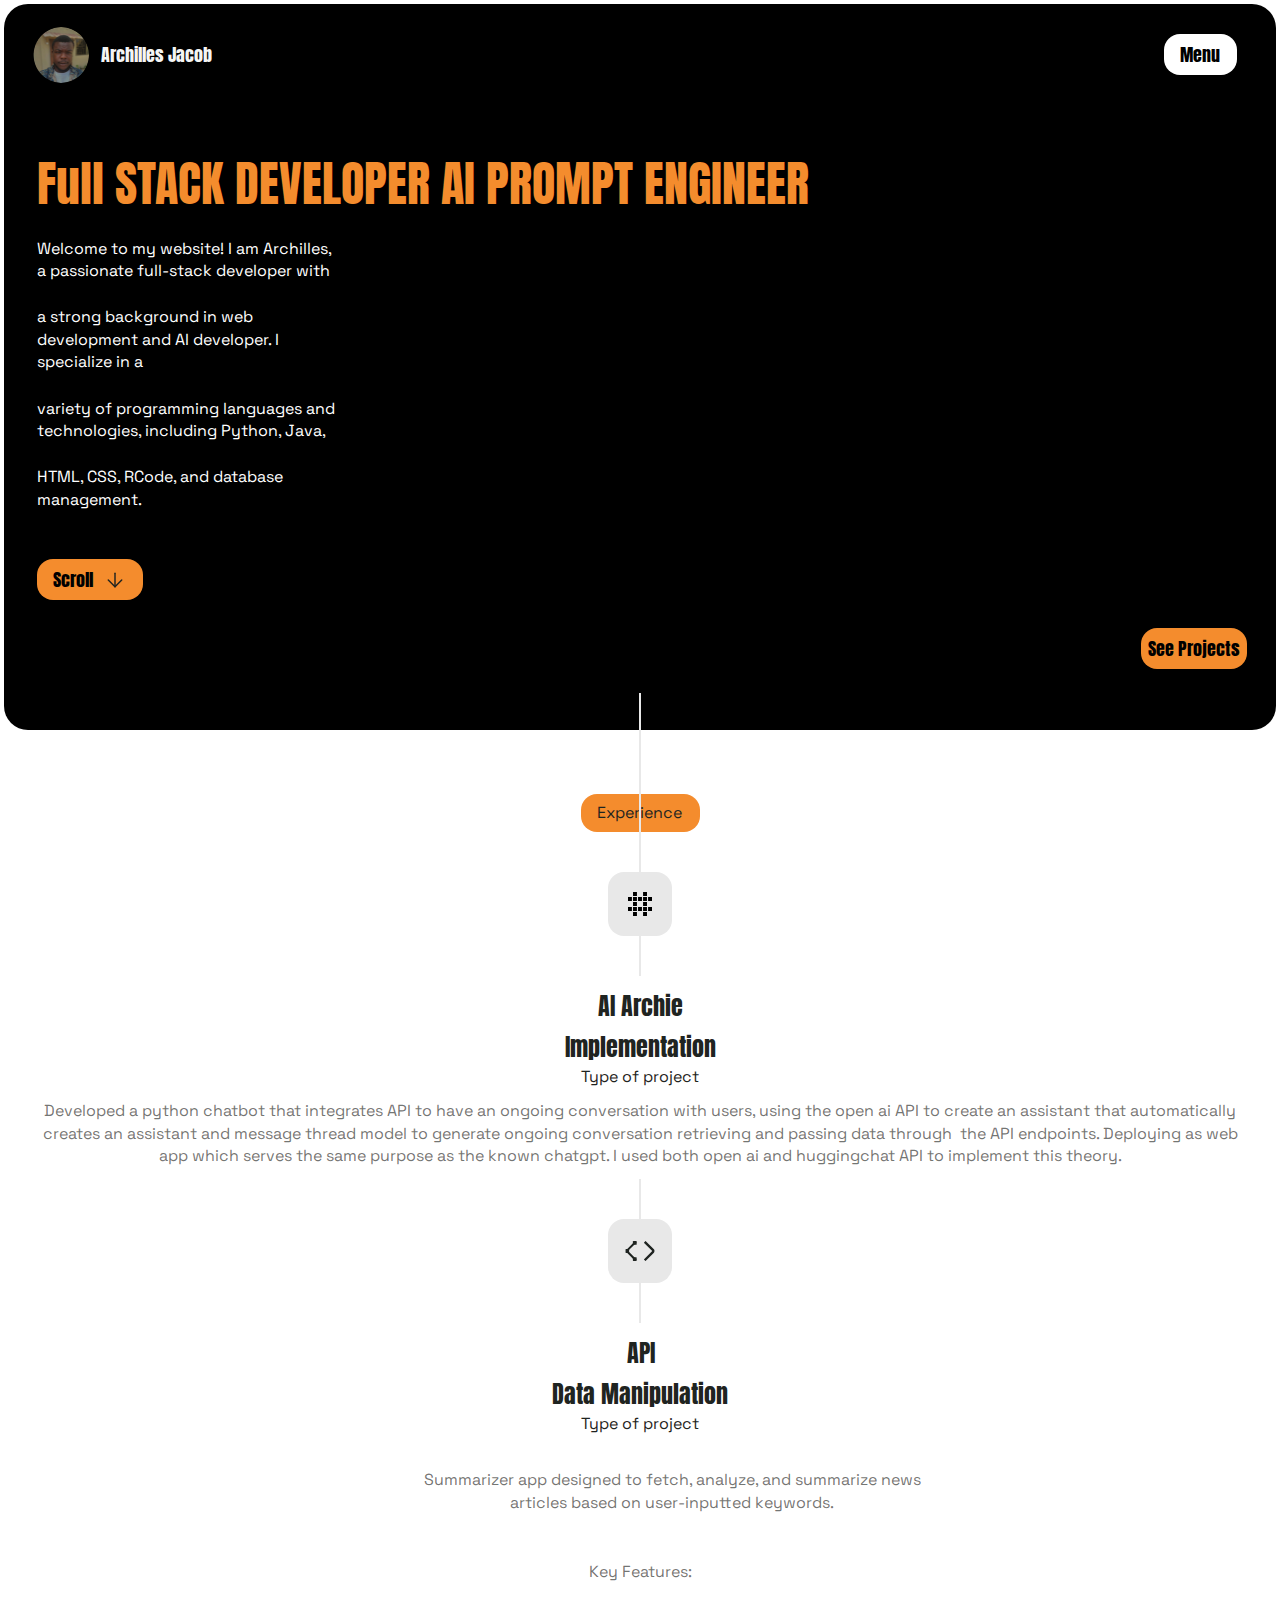
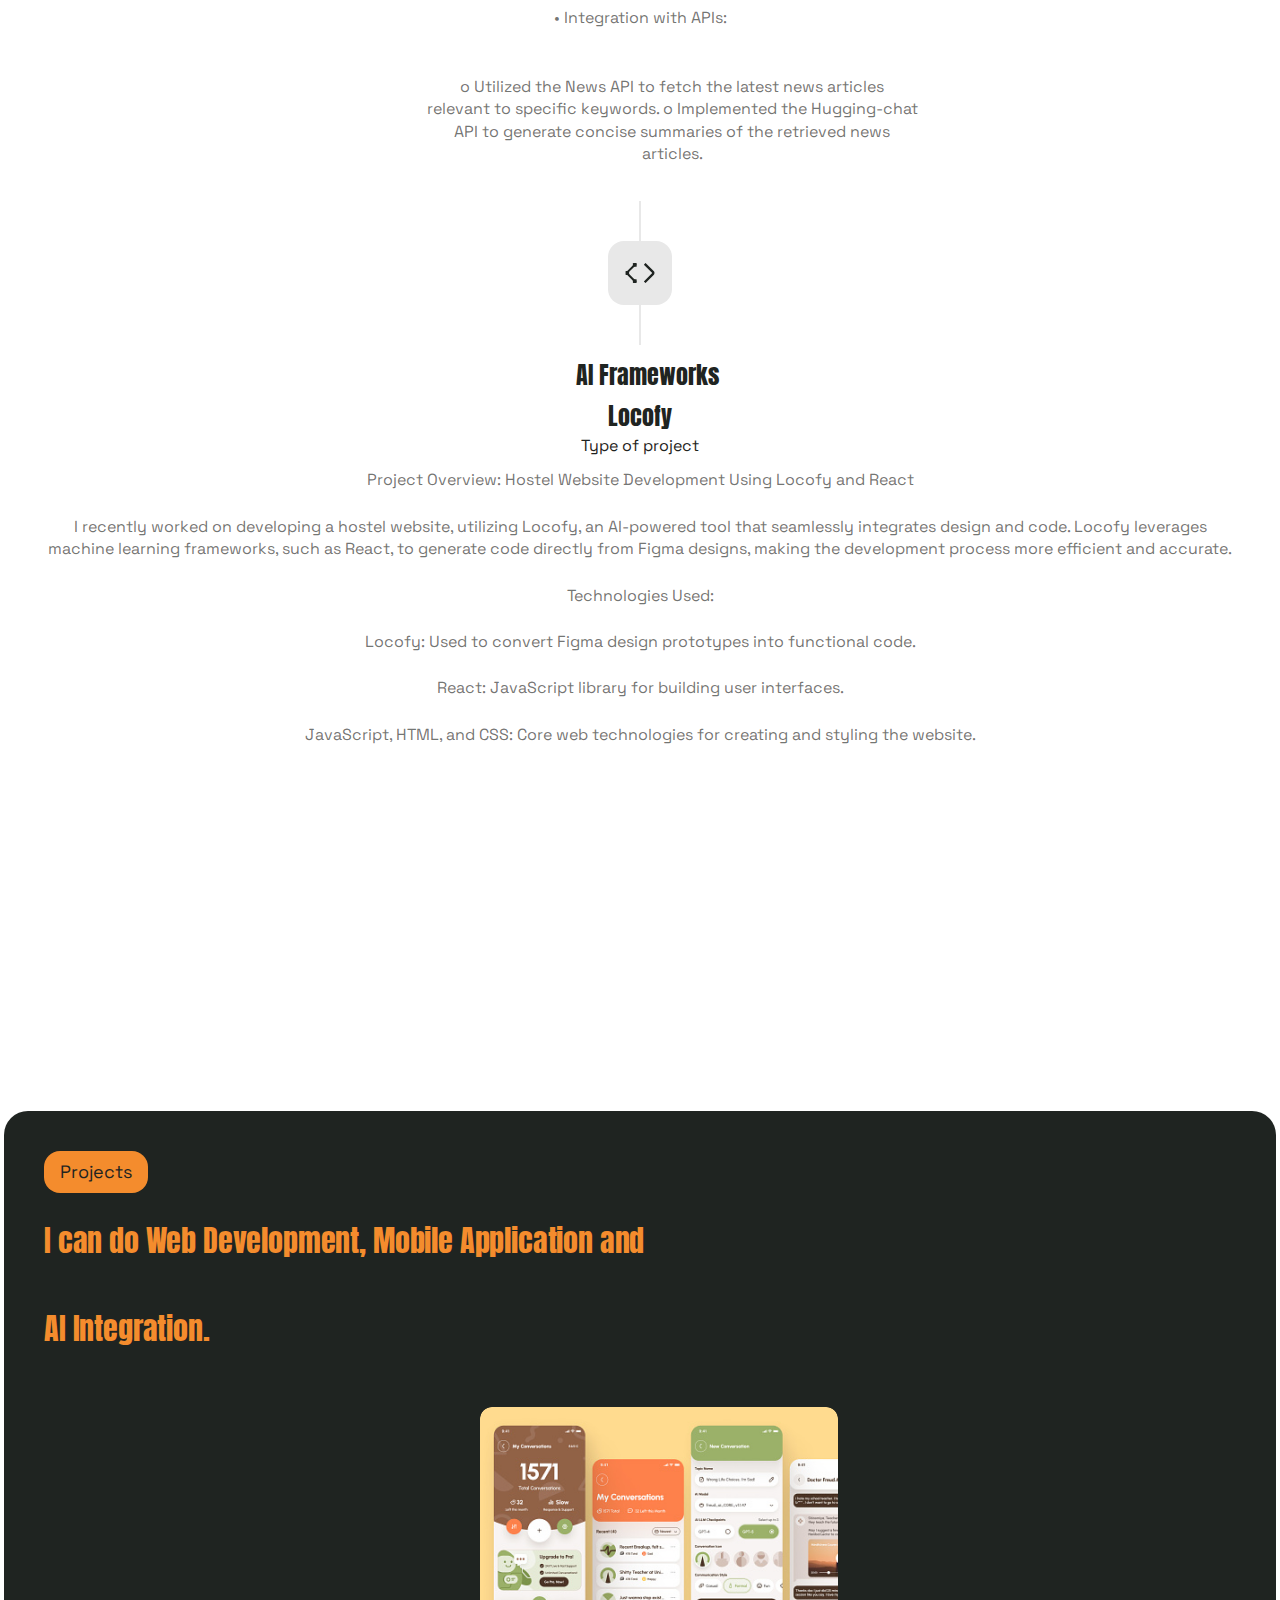
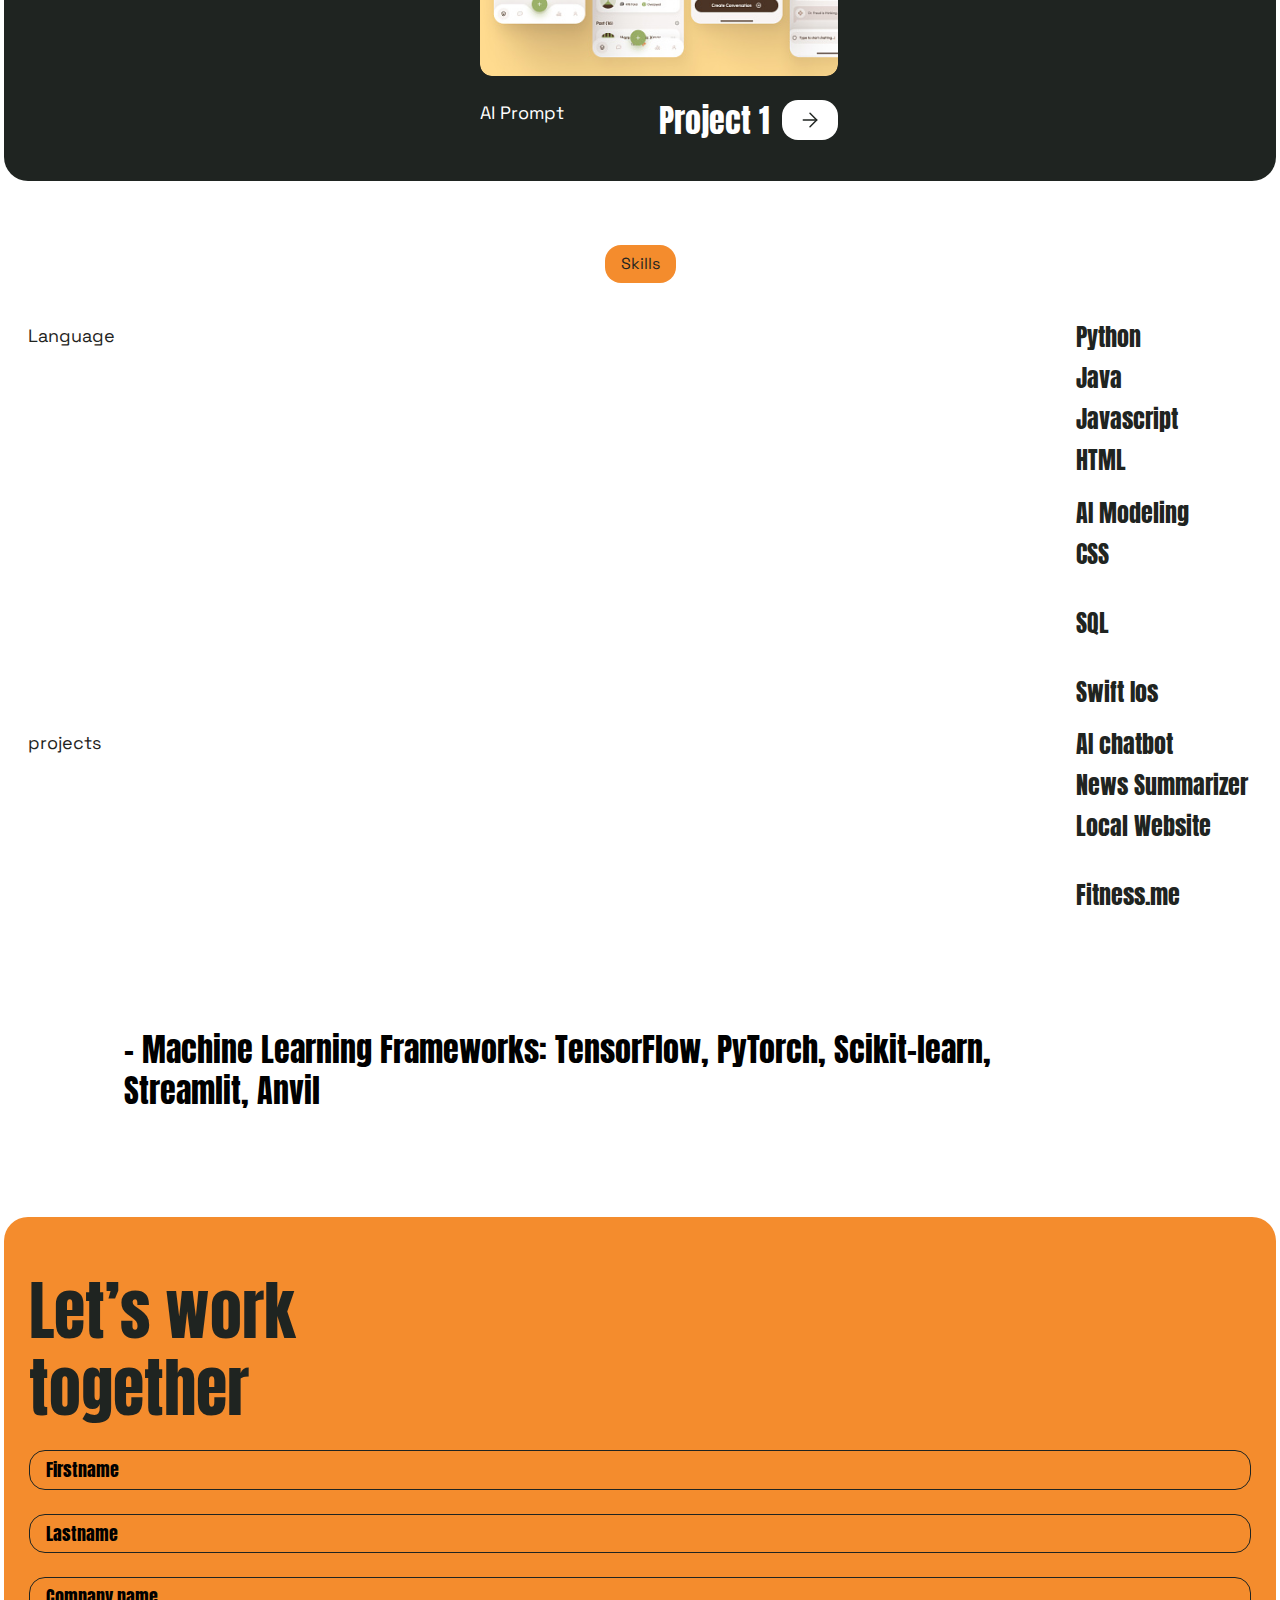
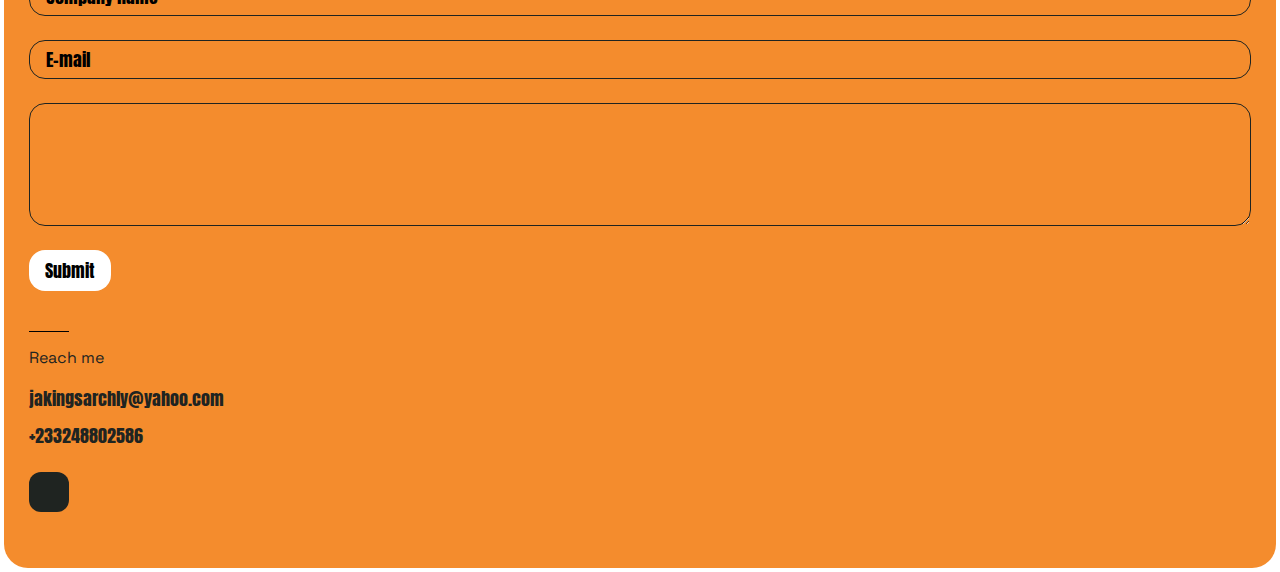
<file: index.html>
<!DOCTYPE html>
<html>
  <head>
    <meta charset="utf-8" />
    <meta name="viewport" content="initial-scale=1, width=device-width" />

    <link rel="stylesheet" href="./global.css" />
    <link rel="stylesheet" href="./index.css" />
    <link
      rel="stylesheet"
      href="https://fonts.googleapis.com/css2?family=Anton:wght@400&display=swap"
    />
    <link
      rel="stylesheet"
      href="https://fonts.googleapis.com/css2?family=Space Grotesk:wght@400&display=swap"
    />
  </head>
  <body>
    <div class="mobile">
      <section class="hero-wrapper">
        <div class="hero">
          <div class="background"></div>
          <div class="header2">
            <header class="logo-parent">
              <div class="logo5">
                <img
                  class="logo-item"
                  loading="lazy"
                  alt=""
                  src="./public/rectangle-2@2x.png"
                />

                <div class="archilles-jacob1">Archilles Jacob</div>
              </div>
              <div class="menu">
                <button class="ctadefault">
                  <div class="menu1">Menu</div>
                </button>
              </div>
            </header>
            <button class="cta6" id="cTA">
              <div class="see-projects">See Projects</div>
            </button>
          </div>
          <div class="title-container">
            <div class="title6">
              <h1 class="full-stack-developer1">
                Full STACK DEVELOPER AI PROMPT ENGINEER
              </h1>
              <div class="welcome-to-my-website-i-am-ar-parent">
                <div class="welcome-to-my-container1">
                  <p class="welcome-to-my1">
                    Welcome to my website! I am Archilles, a passionate
                    full-stack developer with
                  </p>
                  <p class="a-strong-background1">
                    a strong background in web development and AI developer. I
                    specialize in a
                  </p>
                  <p class="variety-of-programming1">
                    variety of programming languages and technologies, including
                    Python, Java,
                  </p>
                  <p class="html-css-rcode1">
                    HTML, CSS, RCode, and database management.
                  </p>
                </div>
                <div class="cta7" id="cTAContainer">
                  <div class="scroll1">Scroll</div>
                  <img
                    class="component-1-icon5"
                    alt=""
                    src="./public/component-11.svg"
                  />
                </div>
              </div>
            </div>
          </div>
        </div>
      </section>
      <section class="frame-group">
        <div class="title-frame">
          <button class="title7" data-scroll-to="title">
            <div class="experience7">Experience</div>
          </button>
        </div>
        <div class="experience8">
          <button class="logo6">
            <img class="icon1" alt="" src="./public/icon.svg" />
          </button>
          <div class="experience9">
            <div class="date2">
              <div class="ai-archie5">AI Archie</div>
            </div>
            <div class="title8">
              <div class="implementation1">Implementation</div>
              <div class="type-of-project2">Type of project</div>
            </div>
            <div class="developed-a-python2" id="developedAPython">
              Developed a python chatbot that integrates API to have an ongoing
              conversation with users, using the open ai API to create an
              assistant that automatically creates an assistant and message
              thread model to generate ongoing conversation retrieving and
              passing data through  the API endpoints. Deploying as web app
              which serves the same purpose as the known chatgpt. I used both
              open ai and huggingchat API to implement this theory.
            </div>
          </div>
        </div>
      </section>
      <section class="line-group">
        <div class="line1"></div>
        <div class="experience10">
          <button class="logo7">
            <img class="icone-12" alt="" src="./public/icone-1.svg" />
          </button>
          <div class="experience11">
            <div class="date3">
              <div class="api1">API</div>
            </div>
            <div class="title9">
              <div class="data-manipulation1">Data Manipulation</div>
              <div class="type-of-project3">Type of project</div>
            </div>
            <div
              class="summarizer-app-designed-container1"
              id="summarizerAppDesigned"
            >
              <p class="summarizer-app-designed1">
                Summarizer app designed to fetch, analyze, and summarize news
                articles based on user-inputted keywords.
              </p>
              <p class="key-features1">Key Features:</p>
              <p class="integration-with-apis1">• Integration with APIs:</p>
              <p class="o-utilized-the-news1">
                o Utilized the News API to fetch the latest news articles
                relevant to specific keywords. o Implemented the Hugging-chat
                API to generate concise summaries of the retrieved news
                articles.
              </p>
            </div>
          </div>
        </div>
      </section>
      <section class="experience-container">
        <div class="experience12">
          <button class="logo8">
            <img class="icone-13" alt="" src="./public/icone-1.svg" />
          </button>
          <div class="experience13">
            <div class="date4">
              <div class="ai-frameworks1">AI Frameworks</div>
            </div>
            <div class="title10">
              <div class="locofy1">Locofy</div>
              <div class="type-of-project4">Type of project</div>
            </div>
            <div class="project-overview-hostel-container1">
              <p class="project-overview-hostel1">
                Project Overview: Hostel Website Development Using Locofy and
                React
              </p>
              <p class="i-recently-worked1">
                I recently worked on developing a hostel website, utilizing
                Locofy, an AI-powered tool that seamlessly integrates design and
                code. Locofy leverages machine learning frameworks, such as
                React, to generate code directly from Figma designs, making the
                development process more efficient and accurate.
              </p>
              <p class="technologies-used1">Technologies Used:</p>
              <p class="locofy-used-to1">
                Locofy: Used to convert Figma design prototypes into functional
                code.
              </p>
              <p class="react-javascript-library1">
                React: JavaScript library for building user interfaces.
              </p>
              <p class="javascript-html-and1">
                JavaScript, HTML, and CSS: Core web technologies for creating
                and styling the website.
              </p>
            </div>
          </div>
        </div>
      </section>
      <section class="component-2-container">
        <div class="component-21">
          <div class="padding1">
            <div class="header3">
              <button class="projects-container">
                <div class="projects5">Projects</div>
              </button>
              <div class="title11">
                <h2 class="i-can-do-container1">
                  <p class="i-can-do1">
                    I can do Web Development, Mobile Application and
                  </p>
                  <p class="ai-integration1">AI Integration.</p>
                </h2>
              </div>
            </div>
          </div>
          <div class="col-project1">
            <div class="project4">
              <img
                class="insert-image-icon4"
                loading="lazy"
                alt=""
                src="./public/insert-image1@2x.png"
              />

              <div class="infos8">
                <div class="infos9">
                  <div class="branding5">AI Prompt</div>
                  <h2 class="project-14">Project 1</h2>
                </div>
                <button class="cta8">
                  <img
                    class="component-1-icon6"
                    alt=""
                    src="./public/component-1-1.svg"
                  />
                </button>
              </div>
            </div>
            <div class="project5">
              <img
                class="insert-image-icon5"
                alt=""
                src="./public/insert-image-11@2x.png"
              />

              <div class="infos10">
                <div class="infos11">
                  <div class="branding6">Branding</div>
                  <h2 class="project-15">Project 2</h2>
                </div>
                <button class="cta9">
                  <img
                    class="component-1-icon7"
                    alt=""
                    src="./public/component-1-1.svg"
                  />
                </button>
              </div>
            </div>
            <div class="project6">
              <img
                class="insert-image-icon6"
                alt=""
                src="./public/insert-image-21@2x.png"
              />

              <div class="infos12">
                <div class="infos13">
                  <div class="branding7">Branding</div>
                  <h2 class="project-16">Project 3</h2>
                </div>
                <button class="cta10">
                  <img
                    class="component-1-icon8"
                    alt=""
                    src="./public/component-1-1.svg"
                  />
                </button>
              </div>
            </div>
            <div class="project7">
              <img
                class="insert-image-icon7"
                alt=""
                src="./public/insert-image-31@2x.png"
              />

              <div class="infos14">
                <div class="infos15">
                  <div class="branding8">Branding</div>
                  <h2 class="project-17">Project 4</h2>
                </div>
                <button class="cta11">
                  <img
                    class="component-1-icon9"
                    alt=""
                    src="./public/component-1-1.svg"
                  />
                </button>
              </div>
            </div>
          </div>
        </div>
      </section>
      <section class="skills-section-idskills-container">
        <div class="skills-section-idskills1">
          <button class="skills-wrapper">
            <div class="skills3">Skills</div>
          </button>
          <div class="list1">
            <div class="text-bloc3">
              <div class="projects6">Language</div>
              <div class="skills-list4">
                <div class="ai-archie6">Python</div>
                <div class="news-summarizer3">Java</div>
                <div class="local-website3">Javascript</div>
                <div class="fitnessme3">HTML</div>
              </div>
            </div>
            <div class="text-bloc4">
              <div class="projects7"></div>
              <div class="skills-list5">
                <div class="ai-archie7">AI Modeling</div>
                <div class="news-summarizer4">
                  <p class="css">CSS</p>
                  <p class="sql">SQL</p>
                  <p class="swift-ios">Swift Ios</p>
                </div>
                <div class="local-website4"></div>
                <div class="fitnessme4">Fitness.me</div>
              </div>
            </div>
            <div class="text-bloc5">
              <div class="projects8">projects</div>
              <div class="skills-list6">
                <div class="ai-archie8">AI chatbot</div>
                <div class="news-summarizer5">News Summarizer</div>
                <div class="local-website5">
                  <p class="local-website6">Local Website</p>
                  <p class="fitnessme5">Fitness.me</p>
                </div>
                <div class="fitnessme6">Fitness.me</div>
              </div>
            </div>
          </div>
        </div>
      </section>
      <section class="frame-container">
        <div class="machine-learning-frameworks-t-container">
          <h2 class="machine-learning-frameworks1">
            - Machine Learning Frameworks: TensorFlow, PyTorch, Scikit-learn,
            Streamlit, Anvil
          </h2>
        </div>
        <div class="footer-idcontact1">
          <div class="cta12">
            <h1 class="h2-lets-work1">Let’s work together</h1>
            <div class="form1">
              <div class="input4">
                <div class="firstname1">Firstname</div>
              </div>
              <div class="input5">
                <div class="lastname1">Lastname</div>
              </div>
              <div class="input6">
                <div class="company-name1">Company name</div>
              </div>
              <div class="input7">
                <div class="e-mail1">E-mail</div>
              </div>
              <textarea
                class="input8"
                placeholder="Message"
                rows="{6}"
                cols="{18}"
              >
              </textarea>
              <button class="button1">
                <div class="submit1">Submit</div>
              </button>
            </div>
          </div>
          <div class="contact4">
            <div class="contact-item"></div>
            <div class="reach1">
              <div class="contact5">
                <div class="reach-me1">Reach me</div>
                <div class="skills-list7">
                  <div
                    class="jakingsarchlyyahoocom1"
                    id="jakingsarchlyyahoocomText"
                  >
                    jakingsarchly@yahoo.com
                  </div>
                  <div class="div5">+233248802586</div>
                </div>
              </div>
              <div class="social1">
                <div class="linkedin1" id="linkedInContainer">
                  <img
                    class="linkedin-icon1"
                    loading="lazy"
                    alt=""
                    src="./public/linkedin.svg"
                  />
                </div>
              </div>
            </div>
          </div>
        </div>
      </section>
    </div>

    <script>
      var cTA = document.getElementById("cTA");
      if (cTA) {
        cTA.addEventListener("click", function () {
          window.open("https://github.com/Archly2022?tab=repositories");
        });
      }
      
      var cTAContainer = document.getElementById("cTAContainer");
      if (cTAContainer) {
        cTAContainer.addEventListener("click", function () {
          var anchor = document.querySelector("[data-scroll-to='title']");
          if (anchor) {
            anchor.scrollIntoView({ block: "start", behavior: "smooth" });
          }
        });
      }
      
      var developedAPython = document.getElementById("developedAPython");
      if (developedAPython) {
        developedAPython.addEventListener("click", function () {
          window.open("https://github.com/Archly2022/AI-Archie");
        });
      }
      
      var summarizerAppDesigned = document.getElementById("summarizerAppDesigned");
      if (summarizerAppDesigned) {
        summarizerAppDesigned.addEventListener("click", function () {
          window.open("https://github.com/Archly2022/News-Summarizer");
        });
      }
      
      const jakingsarchlyyahoocomText = document.getElementById(
        "jakingsarchlyyahoocomText"
      );
      if (jakingsarchlyyahoocomText) {
        jakingsarchlyyahoocomText.addEventListener("click", function () {
          window.location.href = "mailto:jane@doe.fr";
        });
      }
      
      var linkedInContainer = document.getElementById("linkedInContainer");
      if (linkedInContainer) {
        linkedInContainer.addEventListener("click", function () {
          window.open("https://linkedin.com/in/archilles-macedonia-705695169");
        });
      }
      </script>
  </body>
</html>
</file>
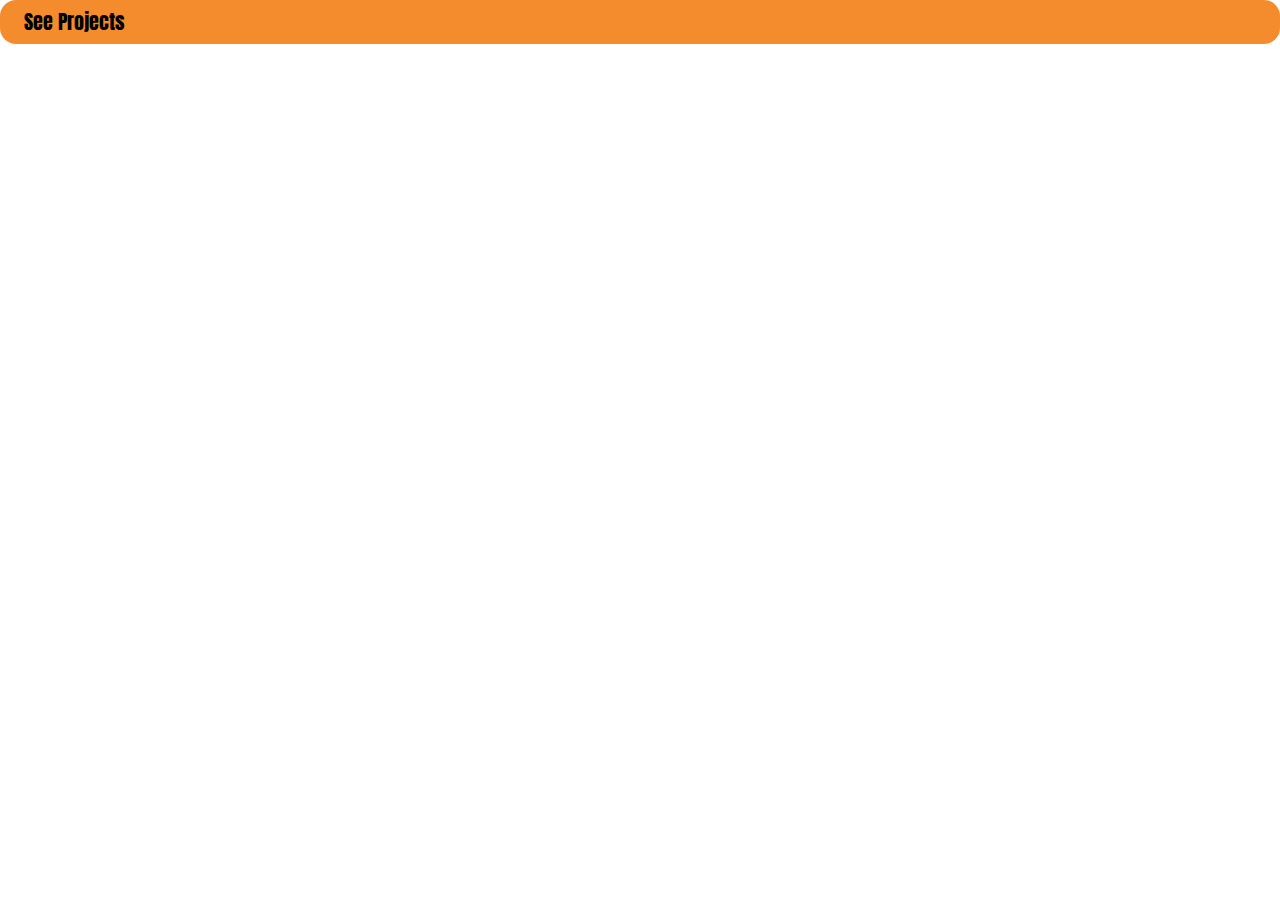
<file: c-t-a.html>
<!DOCTYPE html>
<html>
  <head>
    <meta charset="utf-8" />
    <meta name="viewport" content="initial-scale=1, width=device-width" />

    <link rel="stylesheet" href="./global.css" />
    <link rel="stylesheet" href="./c-t-a.css" />
    <link
      rel="stylesheet"
      href="https://fonts.googleapis.com/css2?family=Anton:wght@400&display=swap"
    />
    <link
      rel="stylesheet"
      href="https://fonts.googleapis.com/css2?family=Space Grotesk:wght@400&display=swap"
    />
  </head>
  <body>
    <div class="cta13" id="cTAContainer">
      <div class="see-projects1">See Projects</div>
    </div>

    <script>
      var cTAContainer = document.getElementById("cTAContainer");
      if (cTAContainer) {
        cTAContainer.addEventListener("click", function () {
          window.open("https://github.com/Archly2022?tab=repositories");
        });
      }
      </script>
  </body>
</html>
</file>
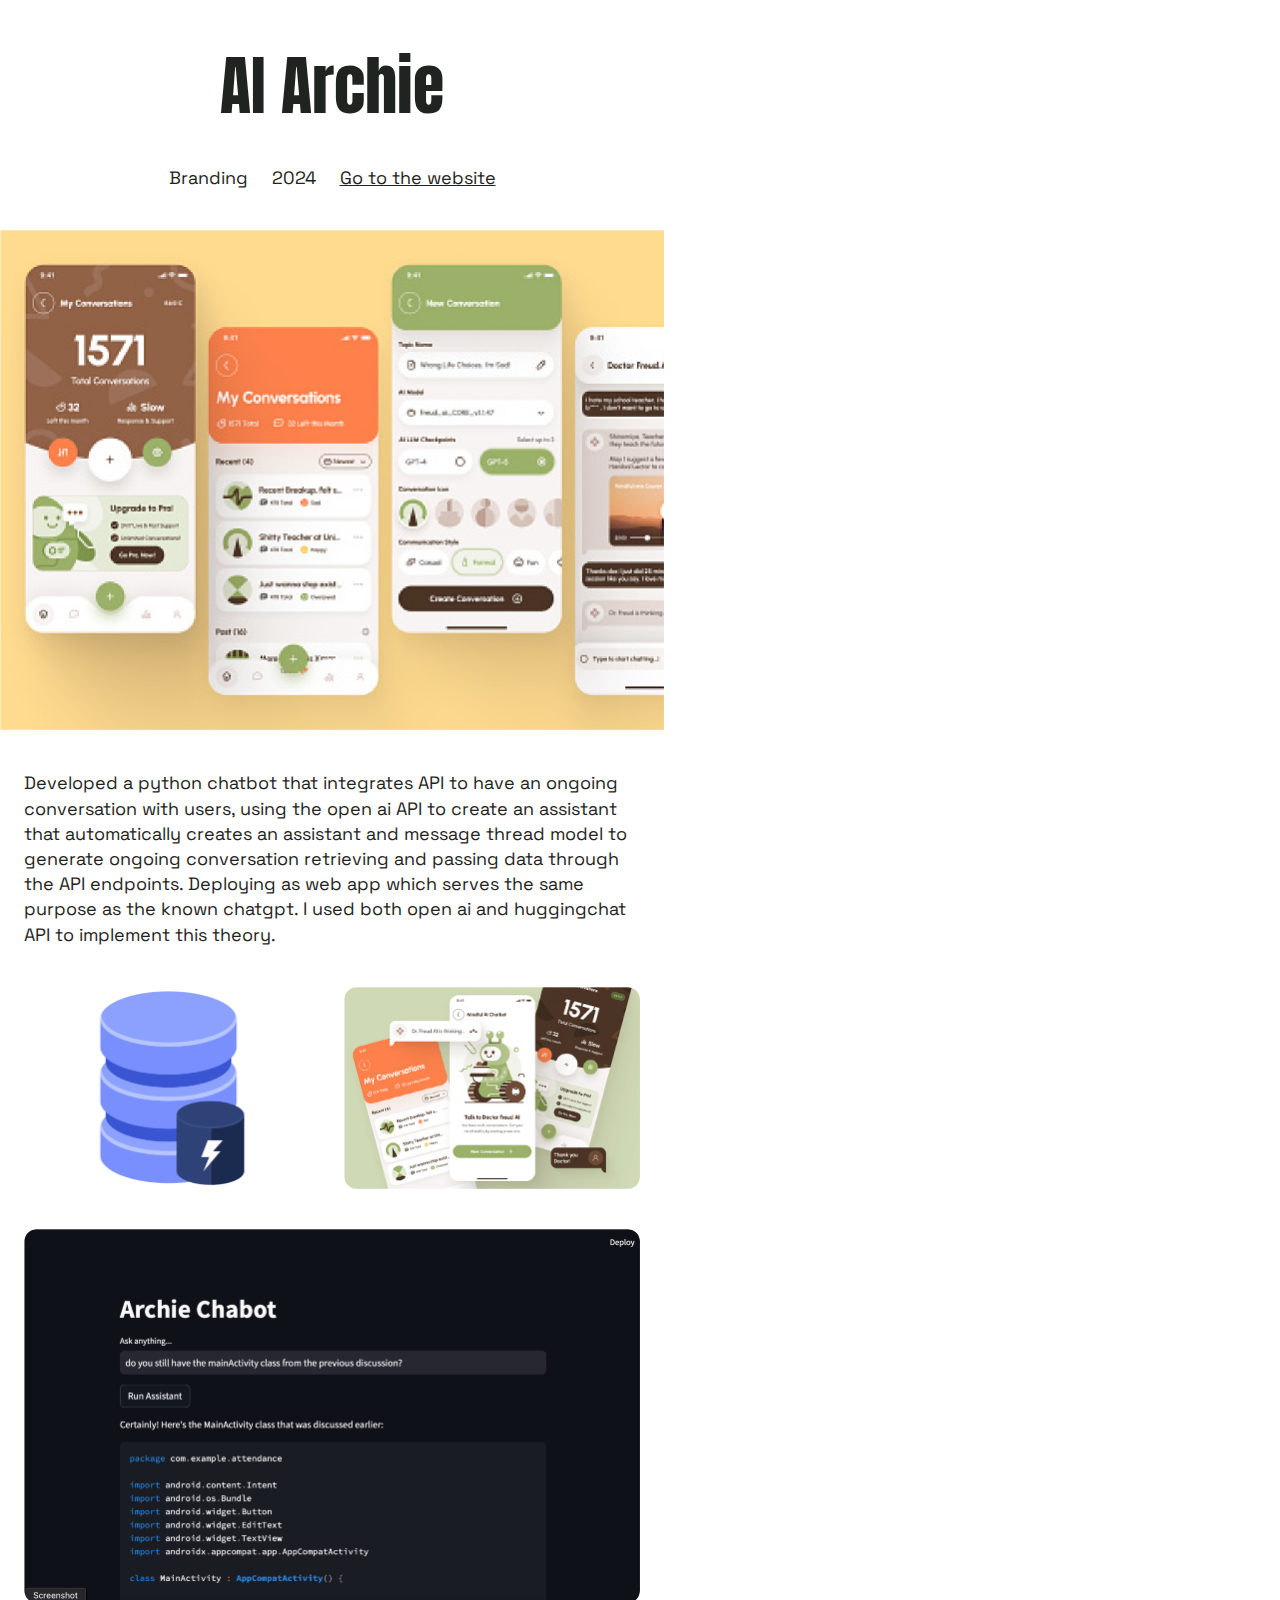
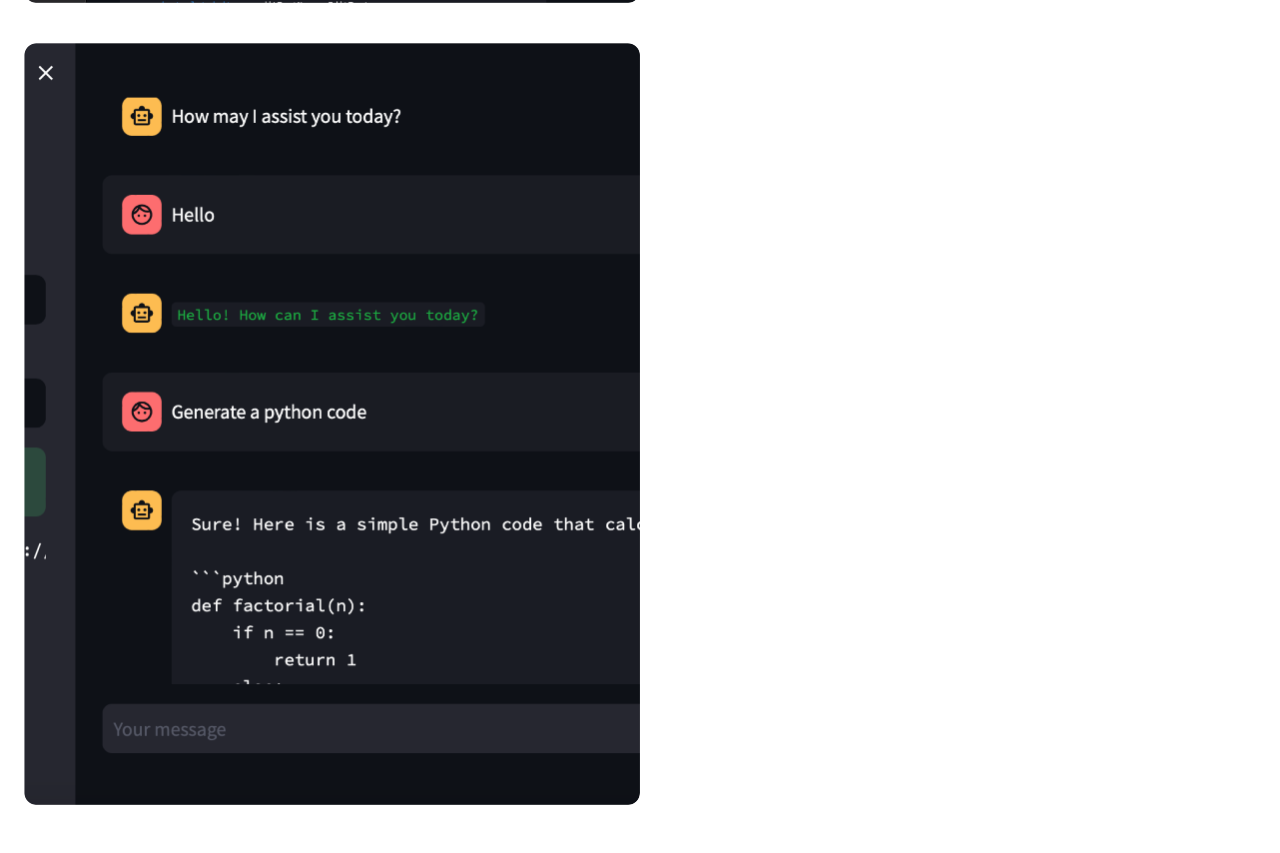
<file: overlay-prjet.html>
<!DOCTYPE html>
<html>
  <head>
    <meta charset="utf-8" />
    <meta name="viewport" content="initial-scale=1, width=device-width" />

    <link rel="stylesheet" href="./global.css" />
    <link rel="stylesheet" href="./overlay-prjet.css" />
    <link
      rel="stylesheet"
      href="https://fonts.googleapis.com/css2?family=Anton:wght@400&display=swap"
    />
    <link
      rel="stylesheet"
      href="https://fonts.googleapis.com/css2?family=Space Grotesk:wght@400&display=swap"
    />
  </head>
  <body>
    <div class="overlay-prjet">
      <header class="ai-archie-wrapper">
        <h1 class="ai-archie">AI Archie</h1>
      </header>
      <div class="go-to-website">
        <div class="branding-parent">
          <div class="branding">Branding</div>
          <div class="div">2024</div>
          <div class="go-to-the" id="popupgoToThe">Go to the website</div>
        </div>
      </div>
      <img class="img-icon" alt="" src="./public/img@2x.png" />

      <section class="chatbot">
        <div class="developed-a-python">
          Developed a python chatbot that integrates API to have an ongoing
          conversation with users, using the open ai API to create an assistant
          that automatically creates an assistant and message thread model to
          generate ongoing conversation retrieving and passing data through  the
          API endpoints. Deploying as web app which serves the same purpose as
          the known chatgpt. I used both open ai and huggingchat API to
          implement this theory.
        </div>
      </section>
      <section class="double-image">
        <div class="double-image-parent">
          <div class="double-image1">
            <img class="img-icon1" alt="" src="./public/img-1@2x.png" />

            <img class="img-icon2" alt="" src="./public/img-2@2x.png" />
          </div>
          <img
            class="img-icon3"
            alt=""
            src="./public/img-3@2x.png"
            id="popupimgImage3"
          />
        </div>
      </section>
      <section class="img-wrapper">
        <img
          class="img-icon4"
          alt=""
          src="./public/img-4@2x.png"
          id="popupimgImage4"
        />
      </section>
    </div>

    <script>
      var popupgoToThe = document.getElementById("popupgoToThe");
      if (popupgoToThe) {
        popupgoToThe.addEventListener("click", function () {
          window.open("https://github.com/Archly2022");
        });
      }
      
      var popupimgImage3 = document.getElementById("popupimgImage3");
      if (popupimgImage3) {
        popupimgImage3.addEventListener("click", function () {
          window.open("https://github.com/Archly2022/AI-Chatbot");
        });
      }
      
      var popupimgImage4 = document.getElementById("popupimgImage4");
      if (popupimgImage4) {
        popupimgImage4.addEventListener("click", function () {
          window.open("https://github.com/Archly2022/AI-Chatbot");
        });
      }
      </script>
  </body>
</html>
</file>
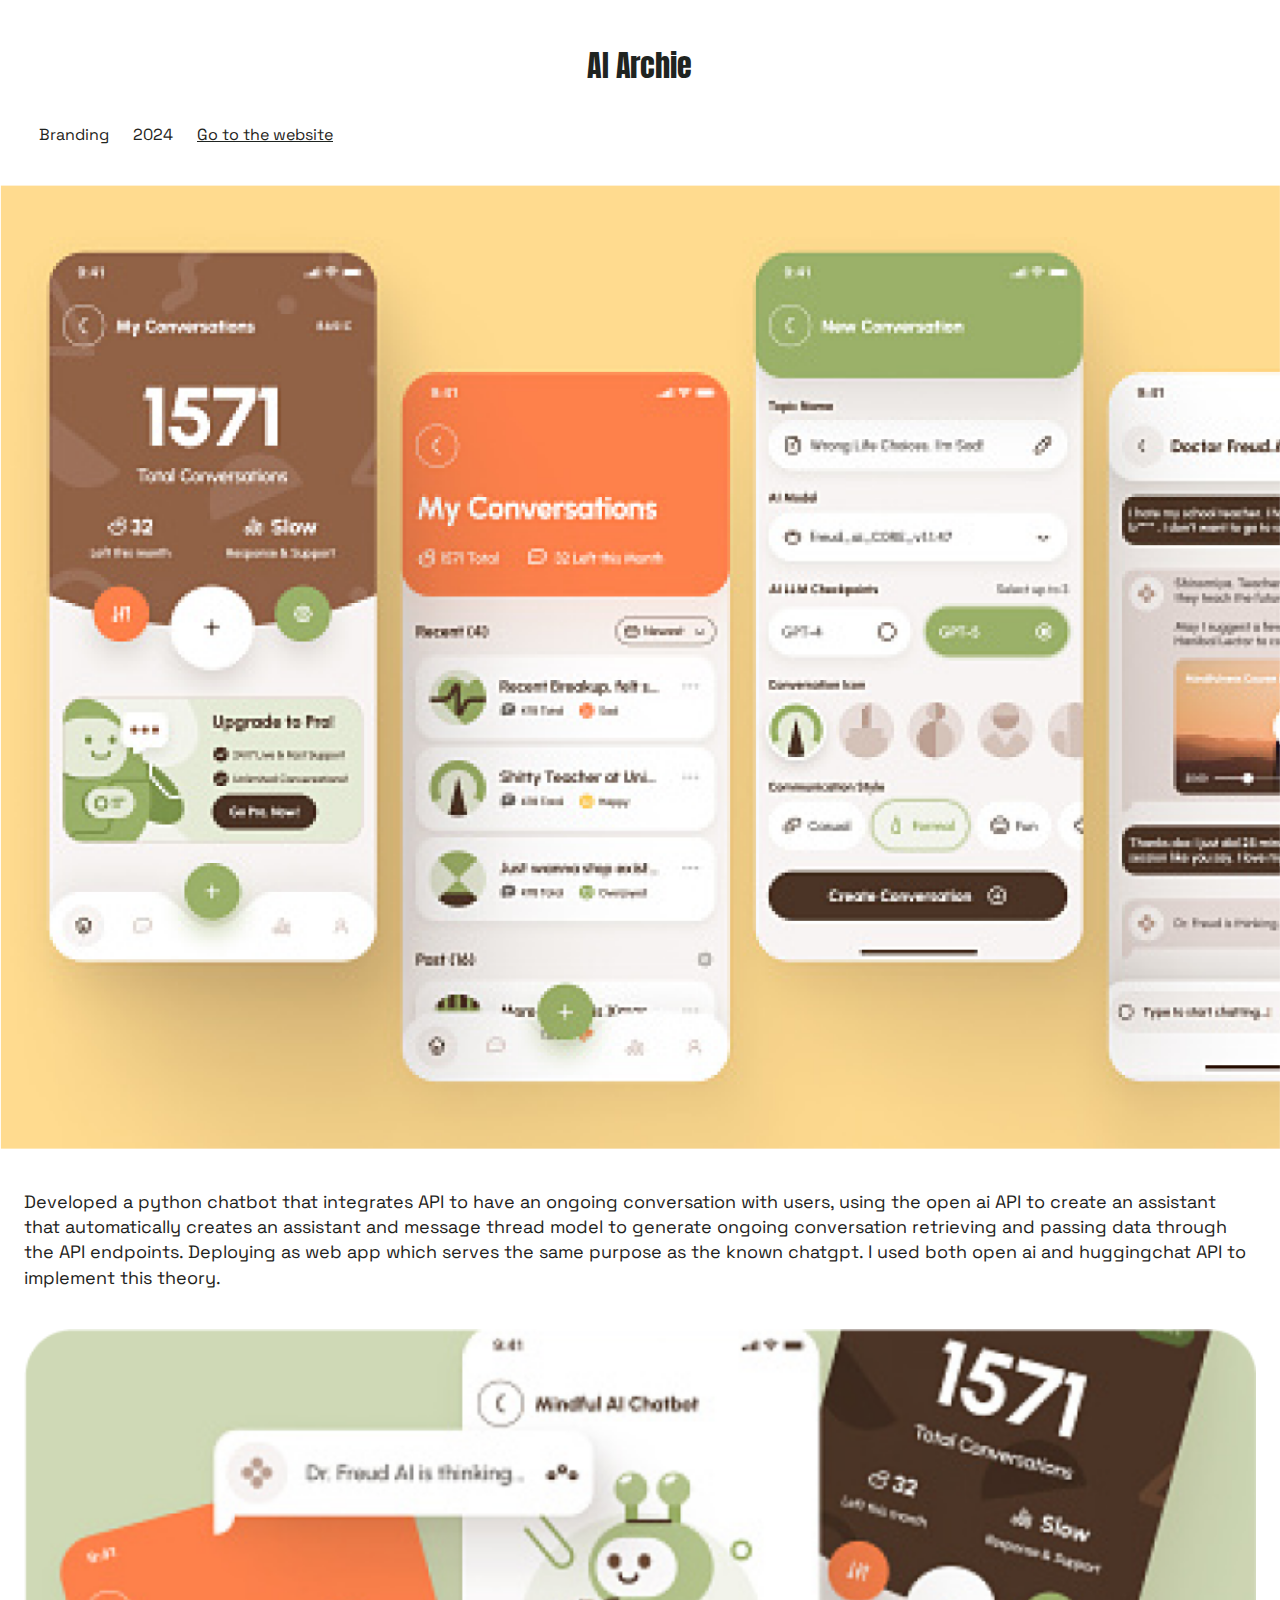
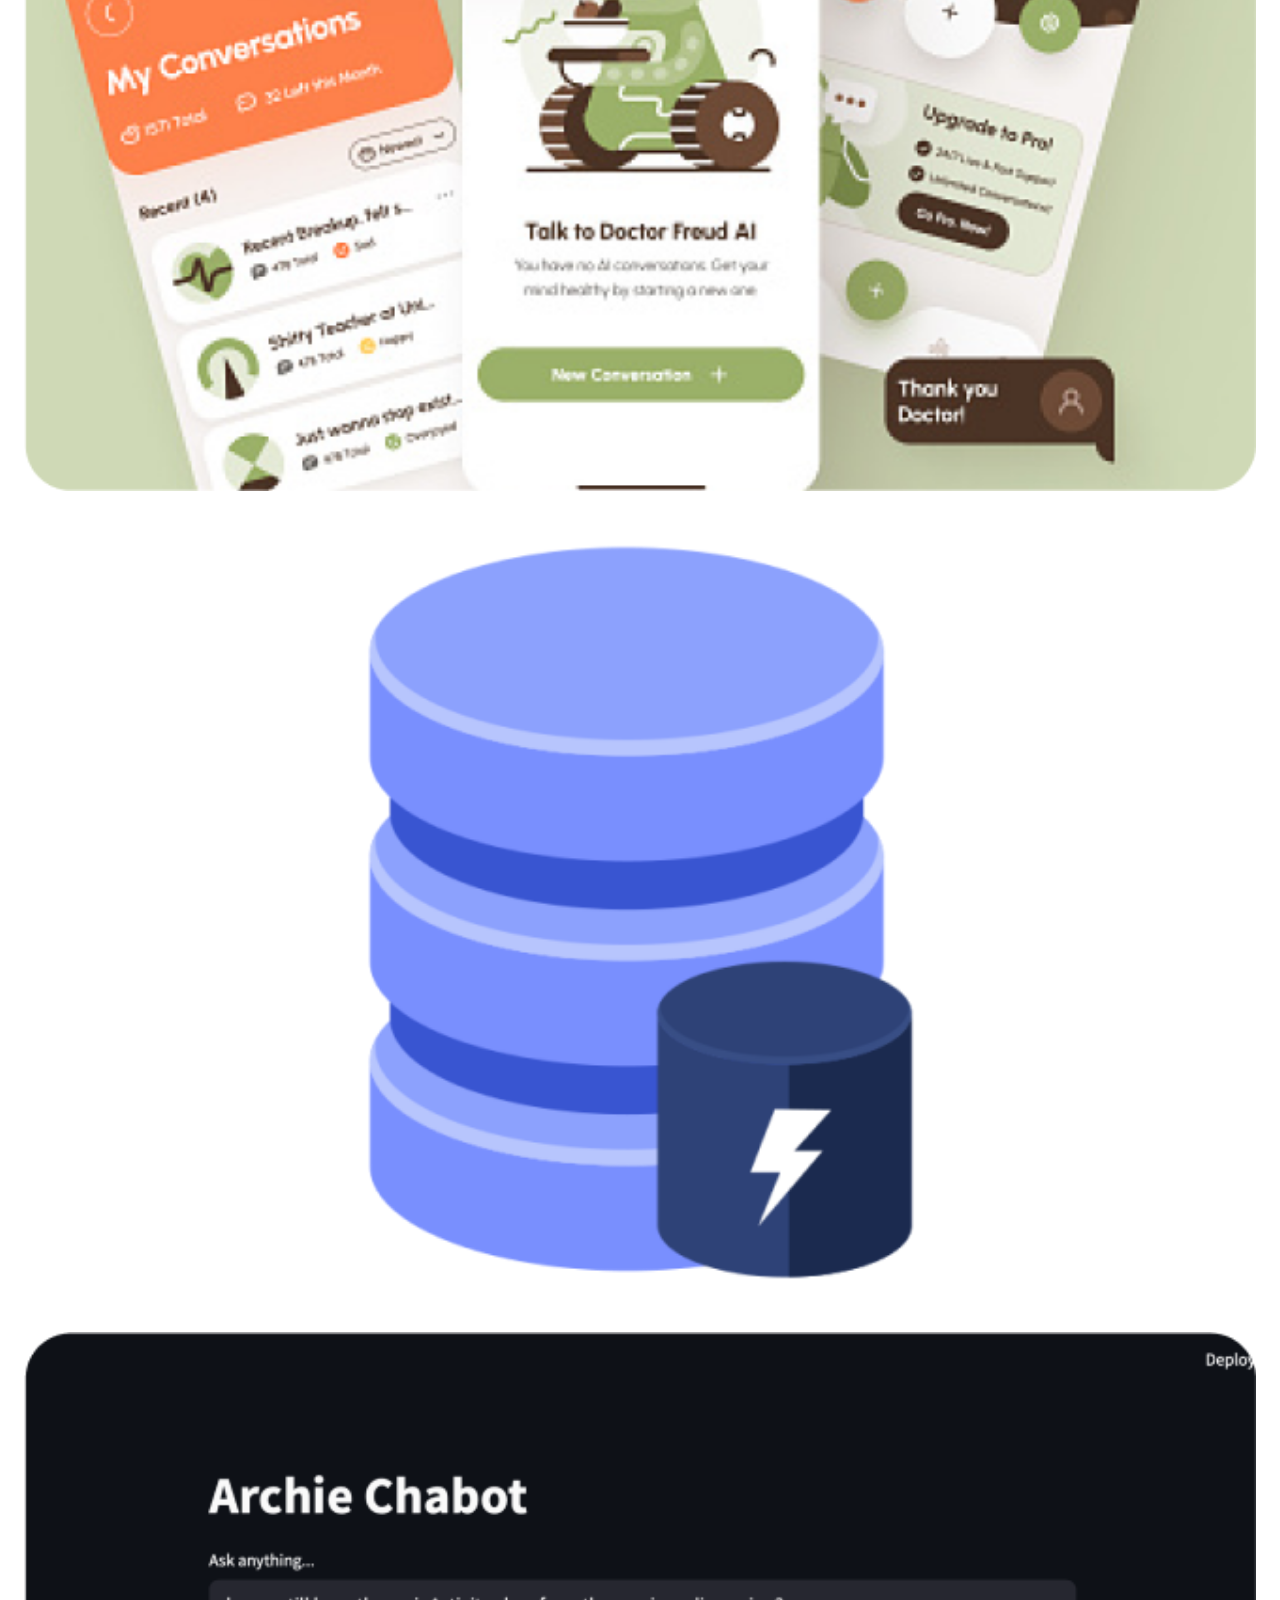
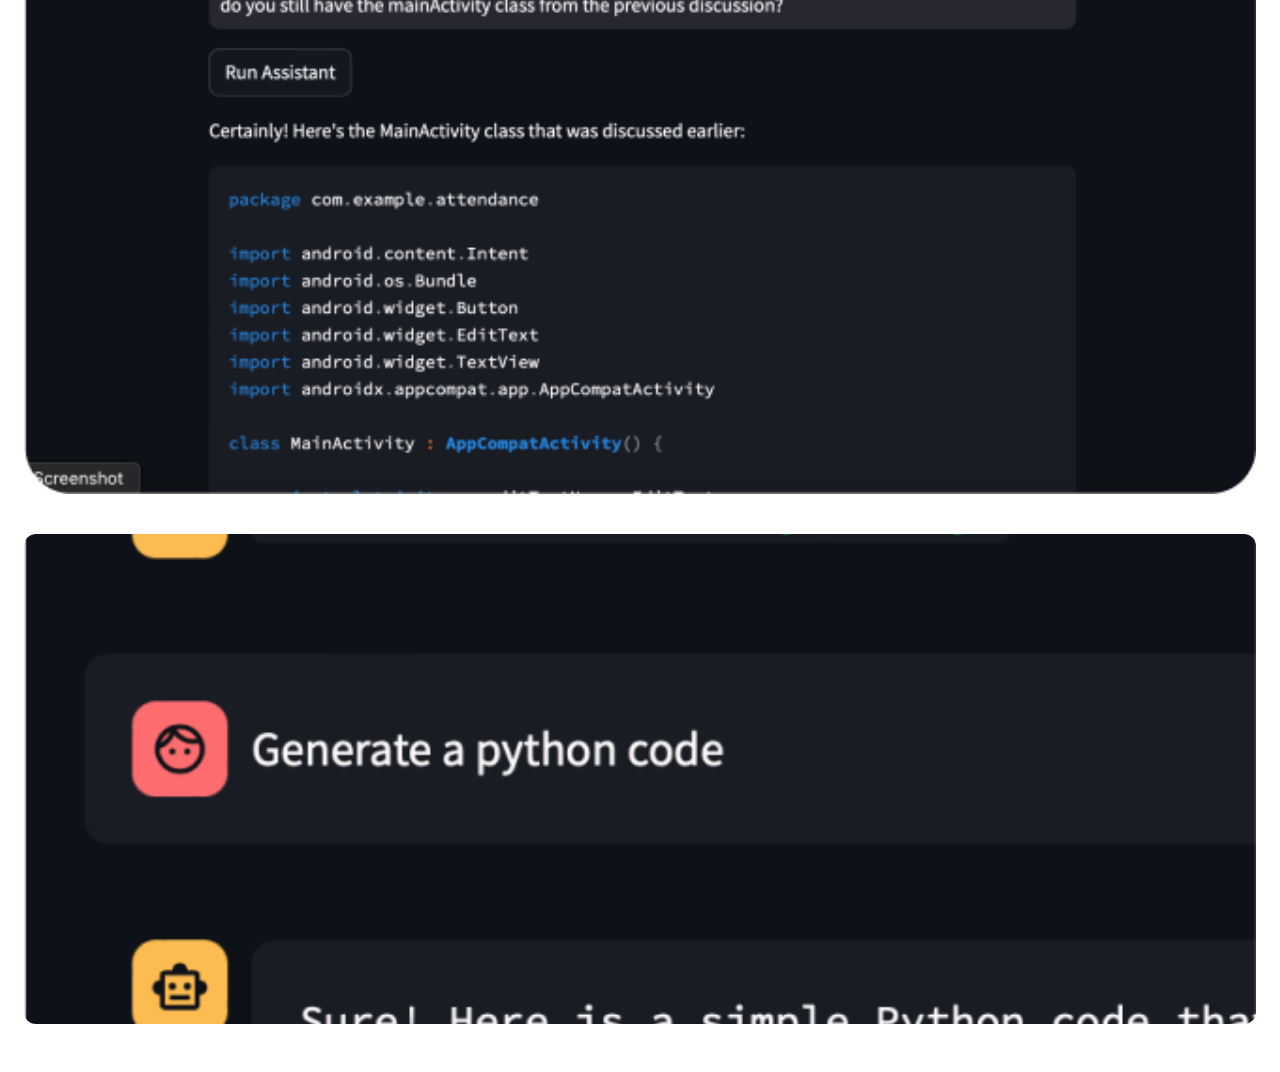
<file: overlay-prjet1.html>
<!DOCTYPE html>
<html>
  <head>
    <meta charset="utf-8" />
    <meta name="viewport" content="initial-scale=1, width=device-width" />

    <link rel="stylesheet" href="./global.css" />
    <link rel="stylesheet" href="./overlay-prjet1.css" />
    <link
      rel="stylesheet"
      href="https://fonts.googleapis.com/css2?family=Anton:wght@400&display=swap"
    />
    <link
      rel="stylesheet"
      href="https://fonts.googleapis.com/css2?family=Space Grotesk:wght@400&display=swap"
    />
  </head>
  <body>
    <div class="overlay-prjet1">
      <div class="ai-archie-container">
        <h2 class="ai-archie9">AI Archie</h2>
      </div>
      <div class="infos-wrapper">
        <nav class="infos16" id="infos">
          <div class="branding9">Branding</div>
          <div class="website-link">2024</div>
          <div class="go-to-the1">Go to the website</div>
        </nav>
      </div>
      <img class="img-icon5" alt="" src="./public/img@2x.png" />

      <section class="developed-a-python-chatbot-tha-container">
        <div class="developed-a-python3">
          Developed a python chatbot that integrates API to have an ongoing
          conversation with users, using the open ai API to create an assistant
          that automatically creates an assistant and message thread model to
          generate ongoing conversation retrieving and passing data through  the
          API endpoints. Deploying as web app which serves the same purpose as
          the known chatgpt. I used both open ai and huggingchat API to
          implement this theory.
        </div>
      </section>
      <section class="images-wrapper">
        <div class="images">
          <div class="double-image2">
            <img
              class="img-icon6"
              loading="lazy"
              alt=""
              src="./public/img-11@2x.png"
            />

            <img
              class="img-icon7"
              loading="lazy"
              alt=""
              src="./public/img-21@2x.png"
            />
          </div>
          <img
            class="img-icon8"
            loading="lazy"
            alt=""
            src="./public/img-31@2x.png"
            id="imgImage3"
          />
        </div>
      </section>
      <section class="img-container">
        <img
          class="img-icon9"
          loading="lazy"
          alt=""
          src="./public/img-41@2x.png"
          id="imgImage4"
        />
      </section>
    </div>

    <script>
      var infos = document.getElementById("infos");
      if (infos) {
        infos.addEventListener("click", function () {
          window.open("https://github.com/Archly2022");
        });
      }
      
      var imgImage3 = document.getElementById("imgImage3");
      if (imgImage3) {
        imgImage3.addEventListener("click", function () {
          window.open("https://github.com/Archly2022/AI-Chatbot");
        });
      }
      
      var imgImage4 = document.getElementById("imgImage4");
      if (imgImage4) {
        imgImage4.addEventListener("click", function () {
          window.open("https://github.com/Archly2022/AI-Chatbot");
        });
      }
      </script>
  </body>
</html>
</file>
<file: global.css>
body {
  margin: 0;
  line-height: normal;
}

.popup-overlay {
  display: flex;
  flex-direction: column;
  position: fixed;
  inset: 0;
}

:root {
  /* fonts */
  --ui-text-styles-paragraphe: "Space Grotesk";
  --ui-text-styles-cta: Anton;

  /* font sizes */
  --ui-text-styles-paragraphe-size: 18px;
  --ui-text-styles-h2-size: 64px;
  --ui-text-styles-cta-size: 20px;
  --ui-text-styles-paragraphe1-size: 16px;
  --ui-text-styles-h1-size: 96px;
  --ui-text-styles-h11-size: 48px;
  --font-size-10xl: 29px;
  --ui-text-styles-h3-size: 32px;
  --font-size-7xl: 26px;
  --font-size-lgi: 19px;
  --ui-text-styles-h31-size: 24px;
  --ui-text-styles-h21-size: 30px;

  /* Colors */
  --color-system-niveaux-de-gris-white: #fff;
  --color-system-niveaux-de-gris-black: #1f2421;
  --color-gray-100: rgba(31, 36, 33, 0.64);
  --color-system-primaires-orange: #f48c2d;
  --color-black: #000;
  --color-system-niveaux-de-gris-light-grey: #e8e8e8;
  --color-gainsboro-100: #e6e6e6;
  --color-chocolate: #c25900;
  --color-system-niveaux-de-gris-silver: #f5f5f5;

  /* Spacing */
  --espacements-40: 40px;
  --espacements-24: 24px;
  --espacements-48: 48px;
  --espacements-12: 12px;
  --espacements-8: 8px;
  --espacements-80: 80px;
  --espacements-16: 16px;
  --espacements-64: 64px;
  --espacements-136: 136px;
  --espacements-4: 4px;
  --espacements-56: 56px;
  --espacements-32: 32px;

  /* Gaps */
  --gap-21xl: 40px;
  --gap-xl: 20px;
  --gap-5xl: 24px;
  --gap-61xl: 80px;
  --gap-base: 16px;
  --gap-xs: 12px;
  --gap-45xl: 64px;
  --gap-13xl: 32px;
  --gap-9xs: 4px;
  --gap-5xs: 8px;
  --gap-0: 0px;
  --gap-20xl-5: 39.5px;

  /* Paddings */
  --padding-29xl: 48px;
  --padding-5xl: 24px;
  --padding-xl: 20px;
  --padding-5xs: 8px;
  --padding-7xs: 6px;
  --padding-11xs: 2px;
  --padding-61xl: 80px;
  --padding-15xl: 34px;
  --padding-33xl: 52px;
  --padding-182xl: 201px;
  --padding-base: 16px;
  --padding-3xs: 10px;
  --padding-44xl: 63px;
  --padding-12xl: 31px;
  --padding-21xl: 40px;
  --padding-119xl: 138px;
  --padding-9xs: 4px;
  --padding-54xl: 73px;
  --padding-2xl: 21px;
  --padding-41xl: 60px;
  --padding-11xl: 30px;
  --padding-mini: 15px;
  --padding-20xl: 39px;

  /* Border radiuses */
  --br-xs: 12px;
  --br-5xl: 24px;
  --br-base: 16px;
  --br-981xl: 1000px;
}
</file>
<file: index.css>
.background {
  align-self: stretch;
  flex: 1;
  position: relative;
  background-color: var(--color-black);
  display: none;
  z-index: 1;
}
.logo-item {
  height: 56px;
  width: 56px;
  position: relative;
  border-radius: var(--br-981xl);
  object-fit: cover;
}
.archilles-jacob1 {
  position: relative;
  line-height: 140%;
  display: inline-block;
  min-width: 112px;
  white-space: nowrap;
}
.logo5 {
  overflow: hidden;
  display: flex;
  flex-direction: row;
  align-items: center;
  justify-content: flex-start;
  gap: var(--gap-xs);
}
.menu1 {
  position: relative;
  font-size: var(--ui-text-styles-paragraphe-size);
  line-height: 140%;
  font-family: var(--ui-text-styles-cta);
  color: var(--color-black);
  text-align: left;
  display: inline-block;
  min-width: 41px;
}
.ctadefault,
.menu {
  display: flex;
  flex-direction: row;
}
.ctadefault {
  cursor: pointer;
  border: 0;
  padding: var(--espacements-8) var(--espacements-16);
  background-color: var(--color-system-niveaux-de-gris-white);
  border-radius: var(--espacements-16);
  align-items: center;
  justify-content: center;
}
.ctadefault:hover {
  background-color: var(--color-gainsboro-100);
}
.menu {
  width: 180px;
  overflow: hidden;
  flex-shrink: 0;
  align-items: flex-start;
  justify-content: flex-end;
  padding: var(--padding-3xs);
  box-sizing: border-box;
  z-index: 1;
}
.logo-parent,
.see-projects {
  font-size: var(--ui-text-styles-paragraphe-size);
  font-family: var(--ui-text-styles-cta);
  text-align: left;
}
.logo-parent {
  align-self: stretch;
  display: flex;
  flex-direction: row;
  align-items: center;
  justify-content: space-between;
  gap: -18px;
  color: var(--color-system-niveaux-de-gris-silver);
}
.see-projects {
  position: inherit;
  line-height: 140%;
  color: var(--color-black);
  display: inline-block;
  min-width: 91px;
}
.cta6 {
  cursor: pointer;
  border: 0;
  padding: var(--espacements-8) 7px;
  background-color: var(--color-system-primaires-orange);
  border-radius: var(--espacements-16);
  display: flex;
  flex-direction: row;
  align-items: center;
  justify-content: center;
  white-space: nowrap;
}
.cta6:hover,
.projects-container:hover,
.skills-wrapper:hover,
.title7:hover {
  background-color: var(--color-chocolate);
}
.header2 {
  align-self: stretch;
  height: 262px;
  display: flex;
  flex-direction: column;
  align-items: flex-end;
  justify-content: flex-start;
  padding: 0;
  box-sizing: border-box;
  gap: 543px;
  z-index: 2;
}
.full-stack-developer1 {
  margin: 0;
  align-self: stretch;
  position: relative;
  font-size: inherit;
  line-height: 120%;
  font-weight: 400;
  font-family: inherit;
}
.a-strong-background1,
.html-css-rcode1,
.variety-of-programming1,
.welcome-to-my1 {
  margin-block-start: 0;
  margin-block-end: 24px;
}
.scroll1,
.welcome-to-my-container1 {
  position: relative;
  line-height: 140%;
  display: inline-block;
}
.welcome-to-my-container1 {
  align-self: stretch;
  height: 316px;
  flex-shrink: 3;
}
.scroll1 {
  min-width: 42px;
}
.component-1-icon5 {
  height: 24px;
  width: 24px;
  position: relative;
  overflow: hidden;
  flex-shrink: 0;
}
.cta7 {
  border-radius: var(--espacements-16);
  background-color: var(--color-system-primaires-orange);
  display: flex;
  flex-direction: row;
  align-items: center;
  justify-content: center;
  padding: var(--espacements-8) var(--espacements-16);
  gap: var(--espacements-8);
  cursor: pointer;
  font-size: var(--ui-text-styles-paragraphe-size);
  color: var(--color-black);
  font-family: var(--ui-text-styles-cta);
}
.title6,
.welcome-to-my-website-i-am-ar-parent {
  display: flex;
  flex-direction: column;
  align-items: flex-start;
  justify-content: flex-start;
  gap: var(--espacements-24);
}
.welcome-to-my-website-i-am-ar-parent {
  width: 305px;
  height: 294px;
  padding: 0;
  box-sizing: border-box;
  font-size: var(--ui-text-styles-paragraphe1-size);
  color: var(--color-system-niveaux-de-gris-white);
  font-family: var(--ui-text-styles-paragraphe);
}
.title6 {
  flex: 1;
  max-width: 100%;
  z-index: 1;
}
.hero,
.hero-wrapper,
.title-container {
  display: flex;
  box-sizing: border-box;
  max-width: 100%;
}
.title-container {
  align-self: stretch;
  flex-direction: row;
  align-items: flex-start;
  justify-content: flex-end;
  padding: 0 var(--padding-11xs) 0 var(--padding-9xs);
  margin-top: -130px;
}
.hero,
.hero-wrapper {
  justify-content: flex-start;
}
.hero {
  flex: 1;
  border-radius: var(--br-5xl);
  background-color: var(--color-black);
  overflow: hidden;
  flex-direction: column;
  align-items: flex-end;
  padding: var(--padding-xl) 29px 198px;
}
.hero-wrapper {
  align-self: stretch;
  flex-direction: row;
  align-items: flex-start;
  padding: 0 0 var(--padding-5xl);
  text-align: left;
  font-size: var(--ui-text-styles-h11-size);
  color: var(--color-system-primaires-orange);
  font-family: var(--ui-text-styles-cta);
}
.experience7 {
  position: relative;
  font-size: var(--ui-text-styles-paragraphe1-size);
  line-height: 140%;
  font-family: var(--ui-text-styles-paragraphe);
  color: var(--color-system-niveaux-de-gris-black);
  text-align: left;
  display: inline-block;
  min-width: 87px;
}
.title-frame,
.title7 {
  display: flex;
  flex-direction: row;
  align-items: flex-start;
}
.title7 {
  cursor: pointer;
  border: 0;
  padding: var(--espacements-8) var(--espacements-16);
  background-color: var(--color-system-primaires-orange);
  border-radius: var(--espacements-16);
  justify-content: flex-start;
}
.title-frame {
  align-self: stretch;
  justify-content: center;
  padding: 0 var(--padding-xl);
}
.icon1 {
  height: 24px;
  width: 24px;
  position: relative;
}
.logo6 {
  cursor: pointer;
  border: 0;
  padding: var(--padding-xl);
  background-color: var(--color-system-niveaux-de-gris-light-grey);
  border-radius: var(--espacements-16);
  display: flex;
  flex-direction: row;
  align-items: center;
  justify-content: center;
}
.ai-archie5 {
  position: relative;
  line-height: 29px;
  display: inline-block;
  min-width: 85px;
}
.date2 {
  align-self: stretch;
  display: flex;
  flex-direction: row;
  align-items: flex-start;
  justify-content: center;
  padding: 0 var(--padding-xl);
}
.implementation1 {
  position: relative;
  line-height: 29px;
}
.type-of-project2 {
  position: relative;
  font-size: var(--ui-text-styles-paragraphe1-size);
  line-height: 140%;
  font-family: var(--ui-text-styles-paragraphe);
  display: inline-block;
  min-width: 119px;
}
.title8 {
  align-self: stretch;
  display: flex;
  flex-direction: column;
  align-items: center;
  justify-content: flex-start;
  padding: 0 var(--padding-xl);
  gap: var(--espacements-4);
  text-align: left;
}
.developed-a-python2 {
  align-self: stretch;
  position: relative;
  font-size: var(--ui-text-styles-paragraphe1-size);
  line-height: 140%;
  font-family: var(--ui-text-styles-paragraphe);
  color: var(--color-gray-100);
  text-align: center;
  cursor: pointer;
}
.experience9 {
  background-color: var(--color-system-niveaux-de-gris-white);
  align-items: flex-start;
  padding: var(--espacements-16) 0 11px;
  gap: var(--espacements-12);
}
.experience8,
.experience9,
.frame-group {
  align-self: stretch;
  display: flex;
  flex-direction: column;
  justify-content: flex-start;
}
.experience8 {
  align-items: center;
  padding: 0 var(--espacements-24);
  gap: var(--espacements-40);
  z-index: 1;
}
.frame-group {
  align-items: flex-start;
  gap: var(--gap-21xl);
  text-align: right;
  font-size: var(--ui-text-styles-h31-size);
  color: var(--color-system-niveaux-de-gris-black);
  font-family: var(--ui-text-styles-cta);
}
.icone-12,
.line1 {
  overflow: hidden;
  flex-shrink: 0;
}
.line1 {
  height: 1512px;
  width: 2px;
  position: absolute;
  margin: 0 !important;
  top: -526px;
  left: calc(50% - 1px);
  background-color: var(--color-system-niveaux-de-gris-light-grey);
}
.icone-12 {
  height: 22px;
  width: 32px;
  position: relative;
}
.logo7 {
  cursor: pointer;
  border: 0;
  padding: var(--padding-2xl) var(--espacements-16);
  background-color: var(--color-system-niveaux-de-gris-light-grey);
  border-radius: var(--espacements-16);
  display: flex;
  flex-direction: row;
  align-items: center;
  justify-content: center;
}
.api1 {
  width: 29px;
  position: relative;
  line-height: 29px;
  white-space: pre-wrap;
  display: inline-block;
}
.date3 {
  align-self: stretch;
  display: flex;
  flex-direction: row;
  align-items: flex-start;
  justify-content: center;
  padding: 0 var(--padding-xl);
}
.data-manipulation1 {
  position: relative;
  line-height: 29px;
}
.type-of-project3 {
  position: relative;
  font-size: var(--ui-text-styles-paragraphe1-size);
  line-height: 140%;
  font-family: var(--ui-text-styles-paragraphe);
  display: inline-block;
  min-width: 119px;
}
.title9 {
  align-self: stretch;
  display: flex;
  flex-direction: column;
  align-items: center;
  justify-content: flex-start;
  padding: 0 var(--padding-54xl);
  gap: var(--espacements-4);
  text-align: left;
}
.integration-with-apis1,
.key-features1,
.o-utilized-the-news1,
.summarizer-app-designed1 {
  margin-block-start: 0;
  margin-block-end: 24px;
  white-space: pre-wrap;
}
.summarizer-app-designed-container1 {
  align-self: stretch;
  height: 338px;
  position: relative;
  font-size: var(--ui-text-styles-paragraphe1-size);
  line-height: 140%;
  font-family: var(--ui-text-styles-paragraphe);
  color: var(--color-gray-100);
  text-align: center;
  display: inline-block;
  cursor: pointer;
}
.experience11 {
  align-self: stretch;
  background-color: var(--color-system-niveaux-de-gris-white);
  display: flex;
  flex-direction: column;
  align-items: flex-start;
  justify-content: flex-start;
  padding: var(--espacements-16) 0;
  gap: var(--espacements-12);
}
.experience10,
.line-group {
  display: flex;
  justify-content: flex-start;
  max-width: 100%;
}
.experience10 {
  flex: 1;
  flex-direction: column;
  align-items: center;
  padding: 0 var(--padding-20xl);
  box-sizing: border-box;
  gap: var(--espacements-40);
  z-index: 1;
}
.line-group {
  align-self: stretch;
  flex-direction: row;
  align-items: flex-start;
  position: relative;
  text-align: right;
  font-size: var(--ui-text-styles-h31-size);
  color: var(--color-system-niveaux-de-gris-black);
  font-family: var(--ui-text-styles-cta);
}
.icone-13 {
  height: 22px;
  width: 32px;
  position: relative;
  overflow: hidden;
  flex-shrink: 0;
}
.logo8 {
  cursor: pointer;
  border: 0;
  padding: var(--padding-2xl) var(--espacements-16);
  background-color: var(--color-system-niveaux-de-gris-light-grey);
  border-radius: var(--espacements-16);
  display: flex;
  flex-direction: row;
  align-items: center;
  justify-content: center;
}
.ai-frameworks1 {
  width: 157px;
  position: relative;
  line-height: 29px;
  display: inline-block;
  flex-shrink: 0;
}
.date4 {
  align-self: stretch;
  display: flex;
  flex-direction: row;
  align-items: flex-start;
  justify-content: center;
  padding: 0 var(--padding-xl);
}
.locofy1,
.type-of-project4 {
  position: relative;
  line-height: 29px;
  display: inline-block;
  min-width: 63px;
}
.type-of-project4 {
  font-size: var(--ui-text-styles-paragraphe1-size);
  line-height: 140%;
  font-family: var(--ui-text-styles-paragraphe);
  min-width: 119px;
}
.title10 {
  align-self: stretch;
  display: flex;
  flex-direction: column;
  align-items: center;
  justify-content: flex-start;
  padding: 0 var(--padding-xl);
  gap: var(--espacements-4);
  text-align: left;
}
.i-recently-worked1,
.javascript-html-and1,
.locofy-used-to1,
.project-overview-hostel1,
.react-javascript-library1,
.technologies-used1 {
  margin-block-start: 0;
  margin-block-end: 24px;
}
.project-overview-hostel-container1 {
  align-self: stretch;
  height: 562px;
  position: relative;
  font-size: var(--ui-text-styles-paragraphe1-size);
  line-height: 140%;
  font-family: var(--ui-text-styles-paragraphe);
  color: var(--color-gray-100);
  text-align: center;
  display: inline-block;
}
.experience12,
.experience13 {
  display: flex;
  flex-direction: column;
  justify-content: flex-start;
}
.experience13 {
  align-self: stretch;
  background-color: var(--color-system-niveaux-de-gris-white);
  align-items: flex-start;
  padding: var(--espacements-16) 0;
  gap: var(--espacements-12);
}
.experience12 {
  flex: 1;
  align-items: center;
  padding: 0 var(--padding-20xl);
  box-sizing: border-box;
  gap: var(--espacements-40);
  max-width: 100%;
  z-index: 1;
}
.experience-container,
.projects5 {
  color: var(--color-system-niveaux-de-gris-black);
}
.experience-container {
  align-self: stretch;
  display: flex;
  flex-direction: row;
  align-items: flex-start;
  justify-content: flex-start;
  padding: 0 0 var(--padding-5xl);
  box-sizing: border-box;
  max-width: 100%;
  text-align: right;
  font-size: var(--ui-text-styles-h31-size);
  font-family: var(--ui-text-styles-cta);
}
.projects5 {
  position: relative;
  font-size: var(--ui-text-styles-paragraphe-size);
  line-height: 140%;
  font-family: var(--ui-text-styles-paragraphe);
  text-align: left;
  display: inline-block;
  min-width: 72px;
}
.projects-container {
  cursor: pointer;
  border: 0;
  padding: var(--espacements-8) var(--espacements-16);
  background-color: var(--color-system-primaires-orange);
  border-radius: var(--espacements-16);
  display: flex;
  flex-direction: row;
  align-items: center;
  justify-content: flex-end;
}
.i-can-do1 {
  margin-block-start: 0;
  margin-block-end: 52px;
}
.ai-integration1 {
  margin: 0;
  white-space: pre-wrap;
}
.i-can-do-container1 {
  margin: 0;
  height: 144px;
  flex: 1;
  position: relative;
  font-size: inherit;
  letter-spacing: -0.16px;
  line-height: 120%;
  font-weight: 400;
  font-family: inherit;
  display: inline-block;
}
.header3,
.padding1,
.title11 {
  align-self: stretch;
  display: flex;
}
.title11 {
  flex-direction: row;
  align-items: flex-start;
  justify-content: center;
}
.header3,
.padding1 {
  flex-direction: column;
  justify-content: flex-start;
}
.header3 {
  align-items: flex-start;
  gap: 30px;
}
.padding1 {
  align-items: center;
  padding: var(--padding-21xl) var(--padding-21xl) 0;
}
.insert-image-icon4 {
  align-self: stretch;
  height: 269px;
  border-radius: var(--espacements-12);
  max-width: 100%;
  overflow: hidden;
  flex-shrink: 0;
  object-fit: cover;
}
.branding5 {
  flex: 1;
  position: relative;
  line-height: 140%;
}
.project-14 {
  margin: 0;
  position: relative;
  font-size: var(--ui-text-styles-h3-size);
  line-height: 41px;
  font-weight: 400;
  font-family: var(--ui-text-styles-cta);
  display: inline-block;
  min-width: 110px;
}
.infos9 {
  flex: 1;
  display: flex;
  flex-direction: row;
  align-items: flex-start;
  justify-content: flex-end;
  gap: var(--espacements-24);
  min-width: 188px;
}
.component-1-icon6 {
  height: 24px;
  width: 24px;
  position: relative;
  overflow: hidden;
  flex-shrink: 0;
}
.cta8 {
  cursor: pointer;
  border: 0;
  padding: var(--espacements-8) var(--espacements-16);
  background-color: var(--color-system-niveaux-de-gris-white);
  border-radius: var(--espacements-16);
  display: flex;
  flex-direction: row;
  align-items: center;
  justify-content: center;
}
.infos8,
.project4 {
  display: flex;
  justify-content: flex-start;
}
.infos8 {
  align-self: stretch;
  flex-direction: row;
  flex-wrap: wrap;
  align-items: center;
  gap: var(--espacements-12);
}
.project4 {
  width: 358px;
  flex-shrink: 0;
  flex-direction: column;
  align-items: flex-start;
  gap: var(--espacements-24);
  max-width: 100%;
}
.insert-image-icon5 {
  align-self: stretch;
  height: 269px;
  border-radius: var(--espacements-12);
  max-width: 100%;
  overflow: hidden;
  flex-shrink: 0;
  object-fit: cover;
}
.branding6,
.project-15 {
  position: relative;
  display: inline-block;
}
.branding6 {
  height: 25px;
  flex: 1;
  line-height: 140%;
}
.project-15 {
  margin: 0;
  height: 41px;
  width: 115px;
  font-size: var(--ui-text-styles-h3-size);
  line-height: 128%;
  font-weight: 400;
  font-family: var(--ui-text-styles-cta);
}
.infos11 {
  flex: 1;
  display: flex;
  flex-direction: row;
  align-items: flex-start;
  justify-content: flex-end;
  gap: var(--espacements-24);
  min-width: 188px;
}
.component-1-icon7 {
  height: 24px;
  width: 24px;
  position: relative;
  overflow: hidden;
  flex-shrink: 0;
}
.cta9 {
  cursor: pointer;
  border: 0;
  padding: var(--espacements-8) var(--espacements-16);
  background-color: var(--color-system-niveaux-de-gris-white);
  border-radius: var(--espacements-16);
  display: flex;
  flex-direction: row;
  align-items: center;
  justify-content: center;
}
.infos10,
.project5 {
  display: flex;
  justify-content: flex-start;
}
.infos10 {
  align-self: stretch;
  flex-direction: row;
  flex-wrap: wrap;
  align-items: center;
  gap: var(--espacements-12);
}
.project5 {
  width: 358px;
  flex-shrink: 0;
  flex-direction: column;
  align-items: flex-start;
  gap: var(--espacements-24);
  max-width: 100%;
}
.insert-image-icon6 {
  align-self: stretch;
  height: 269px;
  border-radius: var(--espacements-12);
  max-width: 100%;
  overflow: hidden;
  flex-shrink: 0;
  object-fit: cover;
}
.branding7,
.project-16 {
  position: relative;
  display: inline-block;
}
.branding7 {
  height: 25px;
  flex: 1;
  line-height: 140%;
}
.project-16 {
  margin: 0;
  height: 41px;
  width: 115px;
  font-size: var(--ui-text-styles-h3-size);
  line-height: 128%;
  font-weight: 400;
  font-family: var(--ui-text-styles-cta);
}
.infos13 {
  flex: 1;
  display: flex;
  flex-direction: row;
  align-items: flex-start;
  justify-content: flex-end;
  gap: var(--espacements-24);
  min-width: 188px;
}
.component-1-icon8 {
  height: 24px;
  width: 24px;
  position: relative;
  overflow: hidden;
  flex-shrink: 0;
}
.cta10 {
  cursor: pointer;
  border: 0;
  padding: var(--espacements-8) var(--espacements-16);
  background-color: var(--color-system-niveaux-de-gris-white);
  border-radius: var(--espacements-16);
  display: flex;
  flex-direction: row;
  align-items: center;
  justify-content: center;
}
.infos12,
.project6 {
  display: flex;
  justify-content: flex-start;
}
.infos12 {
  align-self: stretch;
  flex-direction: row;
  flex-wrap: wrap;
  align-items: center;
  gap: var(--espacements-12);
}
.project6 {
  width: 358px;
  flex-shrink: 0;
  flex-direction: column;
  align-items: flex-start;
  gap: var(--espacements-24);
  max-width: 100%;
}
.insert-image-icon7 {
  align-self: stretch;
  height: 269px;
  border-radius: var(--espacements-12);
  max-width: 100%;
  overflow: hidden;
  flex-shrink: 0;
  object-fit: cover;
}
.branding8,
.project-17 {
  position: relative;
  display: inline-block;
}
.branding8 {
  height: 25px;
  flex: 1;
  line-height: 140%;
}
.project-17 {
  margin: 0;
  height: 41px;
  width: 115px;
  font-size: var(--ui-text-styles-h3-size);
  line-height: 128%;
  font-weight: 400;
  font-family: var(--ui-text-styles-cta);
}
.infos15 {
  flex: 1;
  display: flex;
  flex-direction: row;
  align-items: flex-start;
  justify-content: flex-end;
  gap: var(--espacements-24);
  min-width: 188px;
}
.component-1-icon9 {
  height: 24px;
  width: 24px;
  position: relative;
  overflow: hidden;
  flex-shrink: 0;
}
.cta11 {
  cursor: pointer;
  border: 0;
  padding: var(--espacements-8) var(--espacements-16);
  background-color: var(--color-system-niveaux-de-gris-white);
  border-radius: var(--espacements-16);
  display: flex;
  flex-direction: row;
  align-items: center;
  justify-content: center;
}
.infos14,
.project7 {
  display: flex;
  justify-content: flex-start;
}
.infos14 {
  align-self: stretch;
  flex-direction: row;
  flex-wrap: wrap;
  align-items: center;
  gap: var(--espacements-12);
}
.project7 {
  width: 358px;
  flex-shrink: 0;
  flex-direction: column;
  align-items: flex-start;
  gap: var(--espacements-24);
  max-width: 100%;
}
.col-project1 {
  width: 400px;
  overflow-x: auto;
  flex-direction: row;
  align-items: flex-start;
  padding: 0 0 0 var(--padding-21xl);
  gap: var(--espacements-32);
  font-size: var(--ui-text-styles-paragraphe-size);
  color: var(--color-system-niveaux-de-gris-white);
  font-family: var(--ui-text-styles-paragraphe);
}
.col-project1,
.component-2-container,
.component-21 {
  display: flex;
  justify-content: flex-start;
  box-sizing: border-box;
  max-width: 100%;
}
.component-21 {
  flex: 1;
  border-radius: var(--br-5xl);
  background-color: var(--color-system-niveaux-de-gris-black);
  overflow: hidden;
  flex-direction: column;
  align-items: center;
  padding: 0 0 var(--padding-21xl);
  gap: var(--espacements-40);
}
.component-2-container {
  align-self: stretch;
  flex-direction: row;
  align-items: flex-start;
  padding: 0 0 var(--padding-5xl);
  text-align: left;
  font-size: var(--ui-text-styles-h21-size);
  color: var(--color-system-primaires-orange);
  font-family: var(--ui-text-styles-cta);
}
.skills3 {
  position: relative;
  font-size: var(--ui-text-styles-paragraphe1-size);
  line-height: 140%;
  font-family: var(--ui-text-styles-paragraphe);
  color: var(--color-system-niveaux-de-gris-black);
  text-align: left;
  display: inline-block;
  min-width: 39px;
}
.skills-wrapper {
  cursor: pointer;
  border: 0;
  padding: var(--espacements-8) var(--espacements-16);
  background-color: var(--color-system-primaires-orange);
  border-radius: var(--espacements-16);
  display: flex;
  flex-direction: row;
  align-items: center;
  justify-content: flex-end;
}
.projects6 {
  width: 176px;
  position: relative;
  line-height: 140%;
  display: inline-block;
}
.ai-archie6,
.fitnessme3,
.local-website3,
.news-summarizer3 {
  align-self: stretch;
  position: relative;
  line-height: 29px;
}
.skills-list4,
.text-bloc3 {
  display: flex;
  align-items: flex-start;
}
.skills-list4 {
  width: 176px;
  flex-direction: column;
  justify-content: flex-start;
  gap: var(--espacements-12);
  font-size: var(--ui-text-styles-h31-size);
  font-family: var(--ui-text-styles-cta);
}
.text-bloc3 {
  align-self: stretch;
  flex-direction: row;
  justify-content: space-between;
  gap: var(--gap-0);
  row-gap: 20px;
}
.projects7 {
  height: 25px;
  width: 176px;
  position: relative;
  line-height: 140%;
  display: inline-block;
  flex-shrink: 0;
}
.ai-archie7 {
  align-self: stretch;
  position: relative;
  line-height: 29px;
}
.css,
.sql {
  margin-block-start: 0;
  margin-block-end: 40px;
}
.swift-ios {
  margin: 0;
}
.fitnessme4,
.local-website4,
.news-summarizer4 {
  align-self: stretch;
  position: relative;
  line-height: 120%;
}
.fitnessme4,
.local-website4 {
  height: 29px;
  display: none;
}
.fitnessme4 {
  height: 41px;
  font-size: var(--ui-text-styles-h3-size);
  line-height: 128%;
}
.skills-list5,
.text-bloc4 {
  display: flex;
  align-items: flex-start;
}
.skills-list5 {
  width: 176px;
  flex-direction: column;
  justify-content: flex-start;
  gap: var(--espacements-12);
  font-size: var(--ui-text-styles-h31-size);
  font-family: var(--ui-text-styles-cta);
}
.text-bloc4 {
  align-self: stretch;
  flex-direction: row;
  justify-content: space-between;
  gap: var(--gap-0);
  row-gap: 20px;
}
.projects8 {
  width: 176px;
  position: relative;
  line-height: 140%;
  display: inline-block;
}
.ai-archie8 {
  align-self: stretch;
}
.ai-archie8,
.news-summarizer5 {
  position: relative;
  line-height: 29px;
}
.local-website6 {
  margin-block-start: 0;
  margin-block-end: 40px;
}
.fitnessme5 {
  margin: 0;
}
.fitnessme6,
.local-website5 {
  align-self: stretch;
  position: relative;
  line-height: 120%;
}
.fitnessme6 {
  height: 41px;
  font-size: var(--ui-text-styles-h3-size);
  line-height: 128%;
  display: none;
}
.skills-list6 {
  width: 176px;
  display: flex;
  flex-direction: column;
  align-items: flex-start;
  justify-content: flex-start;
  gap: var(--espacements-12);
  font-size: var(--ui-text-styles-h31-size);
  font-family: var(--ui-text-styles-cta);
}
.list1,
.text-bloc5 {
  align-self: stretch;
  display: flex;
}
.text-bloc5 {
  flex-direction: row;
  align-items: flex-start;
  justify-content: space-between;
  padding: 0 0 var(--padding-mini);
  gap: var(--gap-0);
  row-gap: 20px;
}
.list1 {
  flex-direction: column;
  align-items: center;
  justify-content: flex-start;
  gap: var(--gap-5xl);
}
.skills-section-idskills-container,
.skills-section-idskills1 {
  display: flex;
  justify-content: flex-start;
  box-sizing: border-box;
  max-width: 100%;
}
.skills-section-idskills1 {
  flex: 1;
  flex-direction: column;
  align-items: center;
  padding: 0 var(--espacements-24);
  gap: var(--espacements-40);
}
.skills-section-idskills-container {
  align-self: stretch;
  flex-direction: row;
  align-items: flex-start;
  padding: 0 0 var(--padding-5xl);
  text-align: left;
  font-size: var(--ui-text-styles-paragraphe-size);
  color: var(--color-system-niveaux-de-gris-black);
  font-family: var(--ui-text-styles-paragraphe);
}
.machine-learning-frameworks1 {
  margin: 0;
  flex: 1;
  position: relative;
  font-size: inherit;
  line-height: 128%;
  font-weight: 400;
  font-family: inherit;
  white-space: pre-wrap;
  display: inline-block;
  max-width: 100%;
}
.machine-learning-frameworks-t-container {
  align-self: stretch;
  display: flex;
  flex-direction: row;
  align-items: flex-start;
  justify-content: flex-start;
  padding: 0 var(--padding-5xl);
  box-sizing: border-box;
  max-width: 100%;
}
.firstname1,
.h2-lets-work1 {
  position: relative;
  display: inline-block;
}
.h2-lets-work1 {
  margin: 0;
  width: 372px;
  font-size: inherit;
  line-height: 120%;
  font-weight: 400;
  font-family: inherit;
  white-space: pre-wrap;
  max-width: 107%;
  flex-shrink: 0;
}
.firstname1 {
  line-height: 140%;
  min-width: 72px;
}
.input4 {
  align-self: stretch;
  border-radius: var(--espacements-16);
  border: 1px solid var(--color-system-niveaux-de-gris-black);
  display: flex;
  flex-direction: row;
  align-items: center;
  justify-content: flex-start;
  padding: var(--padding-7xs) var(--padding-base);
}
.lastname1 {
  position: relative;
  line-height: 140%;
  display: inline-block;
  min-width: 71px;
}
.input5 {
  align-self: stretch;
  border-radius: var(--espacements-16);
  border: 1px solid var(--color-system-niveaux-de-gris-black);
  display: flex;
  flex-direction: row;
  align-items: center;
  justify-content: flex-start;
  padding: var(--padding-7xs) var(--padding-base);
}
.company-name1 {
  position: relative;
  line-height: 140%;
  display: inline-block;
  min-width: 111px;
}
.input6 {
  align-self: stretch;
  border-radius: var(--espacements-16);
  border: 1px solid var(--color-system-niveaux-de-gris-black);
  display: flex;
  flex-direction: row;
  align-items: center;
  justify-content: flex-start;
  padding: var(--padding-7xs) var(--padding-base);
  white-space: nowrap;
}
.e-mail1 {
  position: relative;
  line-height: 140%;
  display: inline-block;
  min-width: 45px;
}
.input7 {
  align-self: stretch;
  border-radius: var(--espacements-16);
  border: 1px solid var(--color-system-niveaux-de-gris-black);
  display: flex;
  flex-direction: row;
  align-items: center;
  justify-content: flex-start;
  padding: var(--padding-7xs) var(--padding-base);
}
.input8,
.submit1 {
  font-size: var(--ui-text-styles-paragraphe-size);
  font-family: var(--ui-text-styles-cta);
  color: var(--color-black);
}
.input8 {
  border: 1px solid var(--color-system-niveaux-de-gris-black);
  background-color: transparent;
  height: 123px;
  width: auto;
  outline: 0;
  align-self: stretch;
  border-radius: var(--espacements-16);
  box-sizing: border-box;
  display: flex;
  flex-direction: row;
  align-items: flex-start;
  justify-content: flex-start;
  padding: var(--espacements-12) var(--padding-base);
}
.submit1 {
  position: relative;
  line-height: 140%;
  text-align: left;
  display: inline-block;
  min-width: 50px;
}
.button1 {
  cursor: pointer;
  border: 0;
  padding: var(--espacements-8) var(--espacements-16);
  background-color: var(--color-system-niveaux-de-gris-white);
  border-radius: var(--espacements-16);
  display: flex;
  flex-direction: row;
  align-items: center;
  justify-content: center;
}
.button1:hover {
  background-color: var(--color-gainsboro-100);
}
.cta12,
.form1 {
  align-self: stretch;
  display: flex;
  flex-direction: column;
  align-items: flex-start;
  justify-content: flex-start;
  gap: var(--espacements-24);
}
.form1 {
  font-size: var(--ui-text-styles-paragraphe-size);
  color: var(--color-black);
}
.cta12 {
  padding: 0;
  box-sizing: border-box;
  max-width: 100%;
}
.contact-item {
  width: 40px;
  height: 1px;
  position: relative;
  border-top: 1px solid var(--color-black);
  box-sizing: border-box;
}
.reach-me1 {
  display: inline-block;
  min-width: 76px;
}
.div5,
.jakingsarchlyyahoocom1,
.reach-me1 {
  position: relative;
  line-height: 140%;
  white-space: nowrap;
}
.jakingsarchlyyahoocom1 {
  cursor: pointer;
}
.div5 {
  display: inline-block;
  min-width: 114px;
}
.contact5,
.skills-list7 {
  align-self: stretch;
  display: flex;
  flex-direction: column;
  align-items: flex-start;
  justify-content: flex-start;
  padding: 0;
}
.skills-list7 {
  gap: var(--espacements-12);
  font-size: var(--ui-text-styles-paragraphe-size);
  font-family: var(--ui-text-styles-cta);
}
.contact5 {
  gap: var(--espacements-16);
}
.linkedin-icon1 {
  height: 24px;
  width: 24px;
  position: relative;
  overflow: hidden;
  flex-shrink: 0;
}
.linkedin1 {
  border-radius: var(--espacements-12);
  background-color: var(--color-system-niveaux-de-gris-black);
  overflow: hidden;
  display: flex;
  flex-direction: row;
  align-items: center;
  justify-content: center;
  padding: var(--espacements-8);
  cursor: pointer;
}
.contact4,
.reach1,
.social1 {
  display: flex;
  flex-direction: row;
  align-items: flex-start;
  justify-content: flex-start;
}
.contact4,
.reach1 {
  flex-direction: column;
}
.reach1 {
  align-self: stretch;
  gap: var(--espacements-24);
}
.contact4 {
  width: 40px;
  gap: 15px;
  font-size: var(--ui-text-styles-paragraphe1-size);
  font-family: var(--ui-text-styles-paragraphe);
}
.footer-idcontact1 {
  align-self: stretch;
  border-radius: var(--br-5xl);
  background-color: var(--color-system-primaires-orange);
  overflow: hidden;
  padding: var(--espacements-56) 25px;
  box-sizing: border-box;
  gap: var(--espacements-40);
  max-width: 100%;
  font-size: var(--ui-text-styles-h2-size);
  color: var(--color-system-niveaux-de-gris-black);
}
.footer-idcontact1,
.frame-container,
.mobile {
  display: flex;
  flex-direction: column;
  align-items: flex-start;
  justify-content: flex-start;
}
.frame-container {
  align-self: stretch;
  gap: var(--gap-45xl);
  max-width: 100%;
  text-align: left;
  font-size: var(--ui-text-styles-h3-size);
  color: var(--color-black);
  font-family: var(--ui-text-styles-cta);
}
.mobile {
  width: 100%;
  position: relative;
  background-color: var(--color-system-niveaux-de-gris-white);
  overflow: hidden;
  padding: var(--padding-9xs);
  box-sizing: border-box;
  gap: var(--gap-21xl);
  line-height: normal;
  letter-spacing: normal;
}
@media screen and (max-width: 352px) {
  .text-bloc3,
  .text-bloc4,
  .text-bloc5 {
    flex-wrap: wrap;
  }
}
@media screen and (max-width: 342px) {
  .header2 {
    gap: 271px;
  }
}
@media screen and (max-width: 320px) {
  .title9 {
    padding-left: var(--padding-xl);
    padding-right: var(--padding-xl);
    box-sizing: border-box;
  }
}
</file>
<file: c-t-a.css>
.see-projects1 {
  position: relative;
  line-height: 140%;
  display: inline-block;
  min-width: 101px;
}
.cta13 {
  position: relative;
  border-radius: var(--espacements-16);
  background-color: var(--color-system-primaires-orange);
  width: 100%;
  display: flex;
  flex-direction: row;
  align-items: flex-start;
  justify-content: flex-start;
  padding: var(--espacements-8) var(--padding-5xl);
  box-sizing: border-box;
  white-space: nowrap;
  line-height: normal;
  letter-spacing: normal;
  cursor: pointer;
  text-align: left;
  font-size: var(--ui-text-styles-cta-size);
  color: var(--color-black);
  font-family: var(--ui-text-styles-cta);
}
</file>
<file: overlay-prjet.css>
.ai-archie {
  margin: 0;
  position: relative;
  font-size: inherit;
  line-height: 77px;
  font-weight: 400;
  font-family: inherit;
  white-space: nowrap;
}
.ai-archie-wrapper {
  align-self: stretch;
  display: flex;
  flex-direction: row;
  align-items: flex-start;
  justify-content: center;
  padding: 0 var(--padding-xl);
  text-align: left;
  font-size: var(--ui-text-styles-h2-size);
  color: var(--color-system-niveaux-de-gris-black);
  font-family: var(--ui-text-styles-cta);
}
.branding {
  display: inline-block;
  min-width: 79px;
}
.branding,
.div,
.go-to-the {
  position: relative;
  line-height: 140%;
}
.div {
  display: inline-block;
  min-width: 44px;
}
.go-to-the {
  text-decoration: underline;
  cursor: pointer;
}
.branding-parent,
.go-to-website {
  display: flex;
  flex-direction: row;
  align-items: flex-start;
  max-width: 100%;
}
.branding-parent {
  justify-content: flex-start;
  gap: var(--gap-5xl);
}
.go-to-website {
  align-self: stretch;
  justify-content: center;
  padding: 0 var(--padding-xl);
  box-sizing: border-box;
}
.developed-a-python,
.img-icon {
  position: relative;
  max-width: 100%;
}
.img-icon {
  align-self: stretch;
  overflow: hidden;
  max-height: 100%;
  flex-shrink: 0;
  object-fit: cover;
}
.developed-a-python {
  flex: 1;
  line-height: 140%;
  display: inline-block;
}
.chatbot,
.img-icon1,
.img-icon2 {
  align-self: stretch;
  max-width: 100%;
}
.chatbot {
  display: flex;
  flex-direction: row;
  align-items: flex-start;
  justify-content: flex-start;
  padding: 0 var(--padding-5xl);
  box-sizing: border-box;
  text-align: left;
  font-size: var(--ui-text-styles-paragraphe-size);
  color: var(--color-system-niveaux-de-gris-black);
  font-family: var(--ui-text-styles-paragraphe);
}
.img-icon1,
.img-icon2 {
  flex: 1;
  position: relative;
  border-radius: var(--espacements-12);
  overflow: hidden;
  max-height: 100%;
  object-fit: cover;
  min-width: 192px;
  min-height: 202px;
}
.double-image1 {
  align-self: stretch;
  display: flex;
  flex-direction: row;
  flex-wrap: wrap;
  align-items: flex-start;
  justify-content: flex-start;
  gap: var(--espacements-24);
}
.img-icon3 {
  align-self: stretch;
  position: relative;
  border-radius: var(--espacements-12);
  max-width: 100%;
  overflow: hidden;
  max-height: 100%;
  object-fit: cover;
  cursor: pointer;
}
.double-image,
.double-image-parent {
  display: flex;
  align-items: flex-start;
  justify-content: flex-start;
  max-width: 100%;
}
.double-image-parent {
  flex: 1;
  flex-direction: column;
  gap: var(--gap-21xl);
}
.double-image {
  align-self: stretch;
  flex-direction: row;
  padding: 0 var(--padding-5xl);
  box-sizing: border-box;
}
.img-icon4 {
  height: 762px;
  flex: 1;
  position: relative;
  border-radius: var(--espacements-12);
  max-width: 100%;
  overflow: hidden;
  object-fit: cover;
  cursor: pointer;
}
.img-wrapper,
.overlay-prjet {
  display: flex;
  align-items: flex-start;
  justify-content: flex-start;
  box-sizing: border-box;
}
.img-wrapper {
  align-self: stretch;
  flex-direction: row;
  padding: 0 var(--padding-5xl);
  max-width: 100%;
}
.overlay-prjet {
  width: 664px;
  position: relative;
  background-color: var(--color-system-niveaux-de-gris-white);
  overflow-y: auto;
  flex-direction: column;
  padding: var(--padding-29xl) 0;
  gap: var(--gap-21xl);
  line-height: normal;
  letter-spacing: normal;
  max-width: 90%;
  max-height: 90%;
  overflow: auto;
  text-align: left;
  font-size: var(--ui-text-styles-paragraphe-size);
  color: var(--color-system-niveaux-de-gris-black);
  font-family: var(--ui-text-styles-paragraphe);
}
@media screen and (max-width: 616px) {
  .double-image-parent {
    gap: var(--gap-xl);
  }
}
@media screen and (max-width: 332px) {
  .overlay-prjet {
    gap: var(--gap-xl);
  }
}
</file>
<file: overlay-prjet1.css>
.ai-archie9 {
  margin: 0;
  position: relative;
  font-size: inherit;
  letter-spacing: -0.16px;
  line-height: 120%;
  font-weight: 400;
  font-family: inherit;
  display: inline-block;
  min-width: 106px;
}
.ai-archie-container {
  align-self: stretch;
  display: flex;
  flex-direction: row;
  align-items: flex-start;
  justify-content: center;
  padding: 0 var(--padding-xl);
}
.branding9 {
  display: inline-block;
  min-width: 70px;
}
.branding9,
.go-to-the1,
.website-link {
  position: relative;
  line-height: 140%;
}
.website-link {
  display: inline-block;
  min-width: 40px;
}
.go-to-the1 {
  text-decoration: underline;
}
.infos-wrapper,
.infos16 {
  display: flex;
  flex-direction: row;
  align-items: flex-start;
  justify-content: flex-start;
  box-sizing: border-box;
  max-width: 100%;
}
.infos16 {
  margin: 0;
  padding: 0 var(--padding-mini);
  gap: var(--espacements-24);
  white-space: nowrap;
  cursor: pointer;
  text-align: left;
  font-size: var(--ui-text-styles-paragraphe1-size);
  color: var(--color-system-niveaux-de-gris-black);
  font-family: var(--ui-text-styles-paragraphe);
}
.infos-wrapper {
  padding: 0 var(--padding-5xl);
}
.img-icon5 {
  align-self: stretch;
  position: relative;
  max-width: 100%;
  overflow: hidden;
  max-height: 100%;
  flex-shrink: 0;
  object-fit: cover;
}
.developed-a-python3 {
  flex: 1;
  position: relative;
  line-height: 140%;
  display: inline-block;
  max-width: 100%;
}
.developed-a-python-chatbot-tha-container {
  align-self: stretch;
  display: flex;
  flex-direction: row;
  align-items: flex-start;
  justify-content: flex-start;
  padding: 0 var(--padding-5xl);
  box-sizing: border-box;
  max-width: 100%;
  text-align: left;
  font-size: var(--ui-text-styles-paragraphe-size);
  color: var(--color-system-niveaux-de-gris-black);
  font-family: var(--ui-text-styles-paragraphe);
}
.img-icon6,
.img-icon7 {
  align-self: stretch;
  position: relative;
  border-radius: var(--espacements-12);
  max-width: 100%;
  overflow: hidden;
  max-height: 100%;
  object-fit: cover;
}
.double-image2 {
  align-self: stretch;
  display: flex;
  flex-direction: column;
  align-items: flex-start;
  justify-content: flex-start;
  gap: var(--espacements-40);
}
.img-icon8 {
  align-self: stretch;
  position: relative;
  border-radius: var(--espacements-12);
  max-width: 100%;
  overflow: hidden;
  max-height: 100%;
  object-fit: cover;
  cursor: pointer;
}
.images,
.images-wrapper {
  display: flex;
  align-items: flex-start;
  justify-content: flex-start;
  max-width: 100%;
}
.images {
  flex: 1;
  flex-direction: column;
  gap: var(--gap-20xl-5);
}
.images-wrapper {
  align-self: stretch;
  flex-direction: row;
  padding: 0 var(--padding-5xl);
  box-sizing: border-box;
}
.img-icon9 {
  height: 490px;
  flex: 1;
  position: relative;
  border-radius: var(--espacements-12);
  max-width: 100%;
  overflow: hidden;
  object-fit: cover;
  cursor: pointer;
}
.img-container,
.overlay-prjet1 {
  display: flex;
  align-items: flex-start;
  justify-content: flex-start;
  box-sizing: border-box;
}
.img-container {
  align-self: stretch;
  flex-direction: row;
  padding: 0 var(--padding-5xl);
  max-width: 100%;
}
.overlay-prjet1 {
  width: 100%;
  position: relative;
  border-radius: var(--espacements-24) var(--espacements-24) 0 0;
  background-color: var(--color-system-niveaux-de-gris-white);
  overflow-y: auto;
  flex-direction: column;
  padding: var(--espacements-48) 0;
  gap: var(--gap-20xl-5);
  line-height: normal;
  letter-spacing: normal;
  text-align: left;
  font-size: var(--ui-text-styles-h21-size);
  color: var(--color-system-niveaux-de-gris-black);
  font-family: var(--ui-text-styles-cta);
}
</file>
